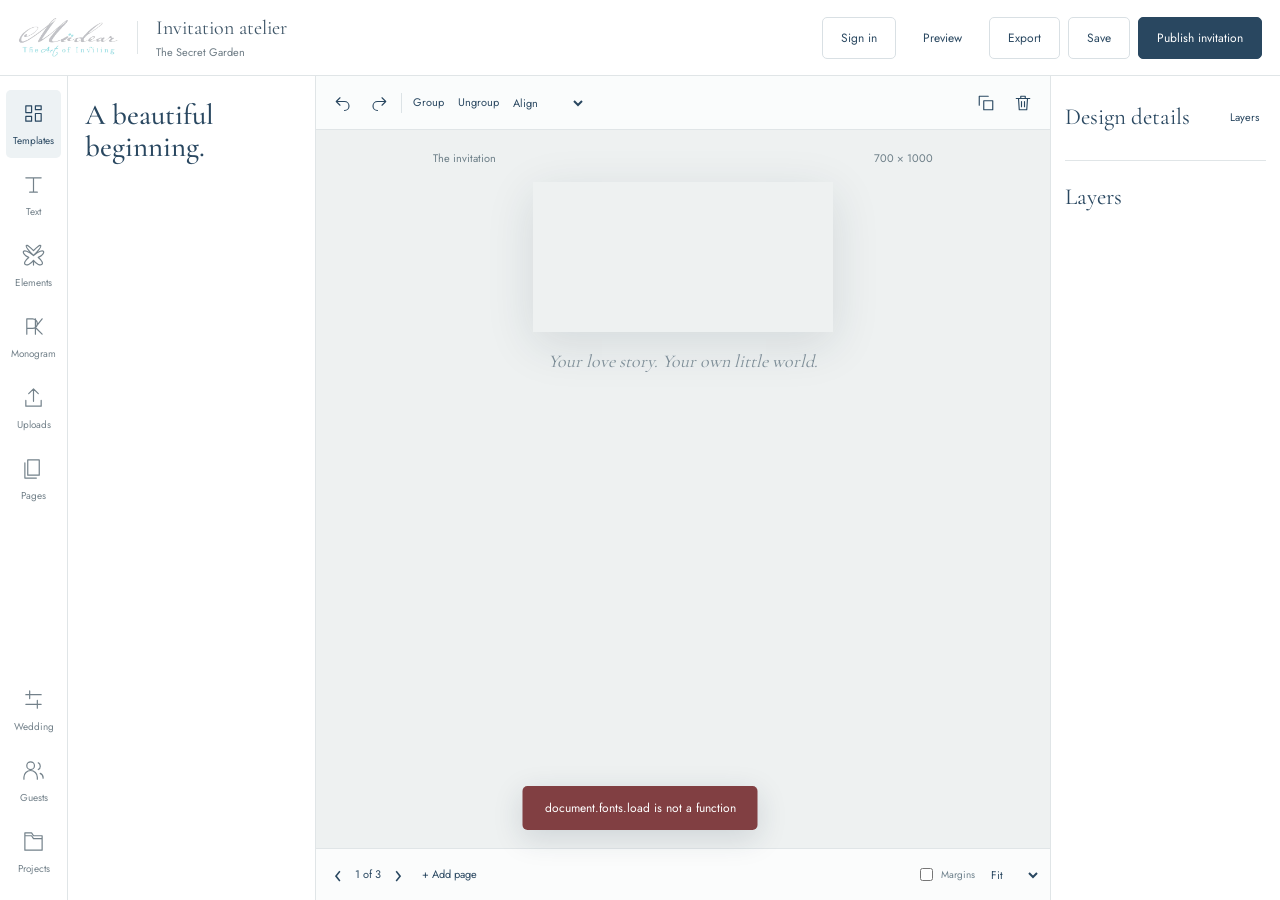
<file: digitalbuild/index.html>
<!doctype html>
<html lang="en"><head><meta charset="utf-8"><meta name="viewport" content="width=device-width,initial-scale=1"><meta name="robots" content="noindex,nofollow"><meta name="referrer" content="no-referrer"><title>Invitation Atelier · Miidear</title><link rel="icon" href="../favicon.svg"><link rel="stylesheet" href="../digital/atelier.css?v=2"></head>
<body class="builder"><a class="skip" href="#workspace">Skip to design workspace</a>
<header class="build-header"><div class="atelier-brand"><img src="../miidear-logo.png" alt="Miidear"><span class="brand-rule"></span><div><span class="brand-title">Invitation atelier</span><input id="projectTitle" aria-label="Project title" value="The Conservatory" maxlength="140"></div></div><div class="head-status"><span class="saved-dot"></span><span id="saveStatus" role="status">Opening your atelier…</span></div><div class="head-actions"><button class="button" id="accountButton">Sign in</button><button class="button quiet" id="previewButton">Preview</button><button class="button" id="exportButton">Export</button><button class="button" id="saveButton">Save</button><button class="button primary" id="publishButton">Publish invitation</button></div></header>
<main class="build-shell"><nav class="tool-rail" aria-label="Atelier tools" id="toolRail"><button class="tool is-active" data-panel="templates"><span data-icon="templates"></span><span>Templates</span></button><button class="tool" data-panel="text"><span data-icon="text"></span><span>Text</span></button><button class="tool" data-panel="art"><span data-icon="floral"></span><span>Elements</span></button><button class="tool" data-panel="monogram"><span data-icon="monogram"></span><span>Monogram</span></button><button class="tool" data-panel="uploads"><span data-icon="upload"></span><span>Uploads</span></button><button class="tool" data-panel="pages"><span data-icon="pages"></span><span>Pages</span></button><span class="rail-spacer"></span><button class="tool" data-panel="wedding"><span data-icon="settings"></span><span>Wedding</span></button><button class="tool" data-panel="guests"><span data-icon="guests"></span><span>Guests</span></button><button class="tool" data-panel="projects"><span data-icon="projects"></span><span>Projects</span></button></nav>
<aside class="library-panel" id="libraryPanel"><div class="panel-heading"><h1 id="panelTitle">A beautiful beginning.</h1><button class="icon-button mobile-panel-close" id="closePanel" aria-label="Close tools" data-icon="close"></button></div><div id="panelBody"></div></aside>
<section class="design-workspace" id="workspace" aria-label="Design workspace"><div class="canvas-toolbar"><div class="toolbar-group"><button class="icon-button" id="undoButton" aria-label="Undo" title="Undo (Ctrl+Z)" data-icon="undo"></button><button class="icon-button" id="redoButton" aria-label="Redo" title="Redo (Ctrl+Shift+Z)" data-icon="redo"></button></div><span class="toolbar-divider"></span><div class="toolbar-group"><button class="text-tool" id="groupButton" title="Group selection (Ctrl+G)">Group</button><button class="text-tool" id="ungroupButton">Ungroup</button><select id="alignSelect" aria-label="Align selection"><option value="">Align</option><option value="left">Left</option><option value="center">Center horizontally</option><option value="right">Right</option><option value="top">Top</option><option value="middle">Center vertically</option><option value="bottom">Bottom</option></select></div><div class="toolbar-spacer"></div><button class="icon-button" id="duplicateButton" aria-label="Duplicate selection" title="Duplicate (Ctrl+D)" data-icon="duplicate"></button><button class="icon-button" id="deleteButton" aria-label="Remove selection" title="Delete selection" data-icon="trash"></button></div>
<div class="canvas-stage" id="canvasStage"><div class="canvas-caption"><span id="pageCaption">The invitation</span><span id="pageDimensions">700 × 1000</span></div><div id="canvasWrap" class="canvas-wrap"><canvas id="designCanvas" aria-label="Editable invitation. Select an object using Layers, then edit with the controls."></canvas><div class="margin-guide" id="marginGuide" hidden></div></div><p class="canvas-footnote" id="canvasHint">Your love story. Your own little world.</p></div>
<footer class="canvas-footer"><div class="page-controls"><button class="icon-button" id="previousPage" aria-label="Previous page">‹</button><span id="pagePosition">1 of 3</span><button class="icon-button" id="nextPage" aria-label="Next page">›</button><button class="text-tool" id="addPageButton">+ Add page</button><button class="text-tool mobile-properties" id="mobileProperties">Properties</button></div><div class="zoom-controls"><label><input id="guideToggle" type="checkbox"> Margins</label><select id="zoomSelect" aria-label="Canvas zoom"><option value="fit">Fit</option><option value="0.4">40%</option><option value="0.6">60%</option><option value="0.8">80%</option><option value="1">100%</option></select></div></footer></section>
<aside class="properties-panel"><div class="inspector-heading"><h2>Design details</h2><button class="text-tool" id="layersToggle">Layers</button></div><div id="propertiesBody"></div><div class="layers-heading"><h2>Layers</h2><span id="layerCount"></span></div><div id="layersList" class="layers-list"></div></aside></main>
<div class="notification" id="notification" role="status"></div>
<dialog id="previewDialog" class="atelier-dialog preview-dialog"><div class="dialog-heading"><div><h2>Through their eyes.</h2><p>Your invitation, exactly as guests will see it.</p></div><button class="icon-button" data-close-dialog aria-label="Close preview" data-icon="close"></button></div><iframe id="previewFrame" title="Guest invitation preview"></iframe></dialog>
<dialog id="exportDialog" class="atelier-dialog"><div class="dialog-heading"><div><h2>A little piece of your celebration.</h2><p>Download this page or keep an editable project.</p></div><button class="icon-button" data-close-dialog aria-label="Close export" data-icon="close"></button></div><div class="export-grid"><button class="export-card" data-export="png"><span data-icon="image"></span><strong>High-resolution PNG</strong><small>Current page · 2× resolution</small></button><button class="export-card" data-export="svg"><span data-icon="floral"></span><strong>Scalable SVG</strong><small>Current page · vector artwork</small></button><button class="export-card" data-export="json"><span data-icon="projects"></span><strong>Editable project</strong><small>All pages, artwork & settings</small></button><button class="export-card" data-export="selection"><span data-icon="monogram"></span><strong>Transparent selection</strong><small>Selected object · PNG cutout</small></button></div><p class="small-note">Vector initials are outlined, so they do not need a font installed. SVG text elsewhere uses the chosen font family.</p></dialog>
<dialog id="shareDialog" class="atelier-dialog"><div class="dialog-heading"><div><h2 id="shareTitle">Made to be received.</h2><p id="shareDescription"></p></div><button class="icon-button" data-close-dialog aria-label="Close link" data-icon="close"></button></div><label class="field">Your link<input id="shareLink" readonly></label><div class="button-row"><button class="button primary" id="copyLink">Copy link</button><a class="button" id="openShareLink" target="_blank" rel="noopener noreferrer">Open</a></div></dialog>
<dialog id="cutoutDialog" class="atelier-dialog cutout-dialog"><div class="dialog-heading"><div><h2>Let the artwork breathe.</h2><p>Remove a plain background from your selected image.</p></div><button class="icon-button" data-close-dialog aria-label="Close cutout" data-icon="close"></button></div><div class="cutout-preview" id="cutoutPreview"><canvas id="cutoutCanvas"></canvas></div><div class="field-grid"><label class="field">Background color<input id="cutoutColor" type="color" value="#ffffff"></label><label class="field">Remove strength<input id="cutoutTolerance" type="range" min="0" max="130" value="18"></label><label class="field">Edge softness<input id="cutoutFeather" type="range" min="1" max="90" value="24"></label><label class="field">Preview on<select id="cutoutBackdrop"><option value="checkered">Transparency grid</option><option value="light">Ivory paper</option><option value="dark">Midnight blue</option></select></label></div><p class="small-note">Best for emblems on plain paper. Fine white petals or complex photographs may need extra preparation. Your original stays unchanged until you apply.</p><button class="button primary" id="applyCutout">Apply transparent cutout</button></dialog>
<input id="imageUpload" type="file" accept="image/png,image/jpeg,image/webp,image/svg+xml" multiple hidden><input id="projectImport" type="file" accept="application/json,.json" hidden>
<script src="../digital/config.js?v=3"></script><script src="../supabase-client.js"></script><script src="../digital/vendor/fabric-6.7.1.min.js"></script><script src="../digital/vendor/opentype-1.3.4.min.js"></script><script src="../digital/core.js?v=2"></script><script src="../digital/art.js?v=6"></script><script src="../digital/design.js?v=2"></script><script src="../digital/grand.js?v=12"></script><script src="../digital/service.js?v=2"></script><script src="../digital/builder.js?v=8"></script></body></html>
</file>
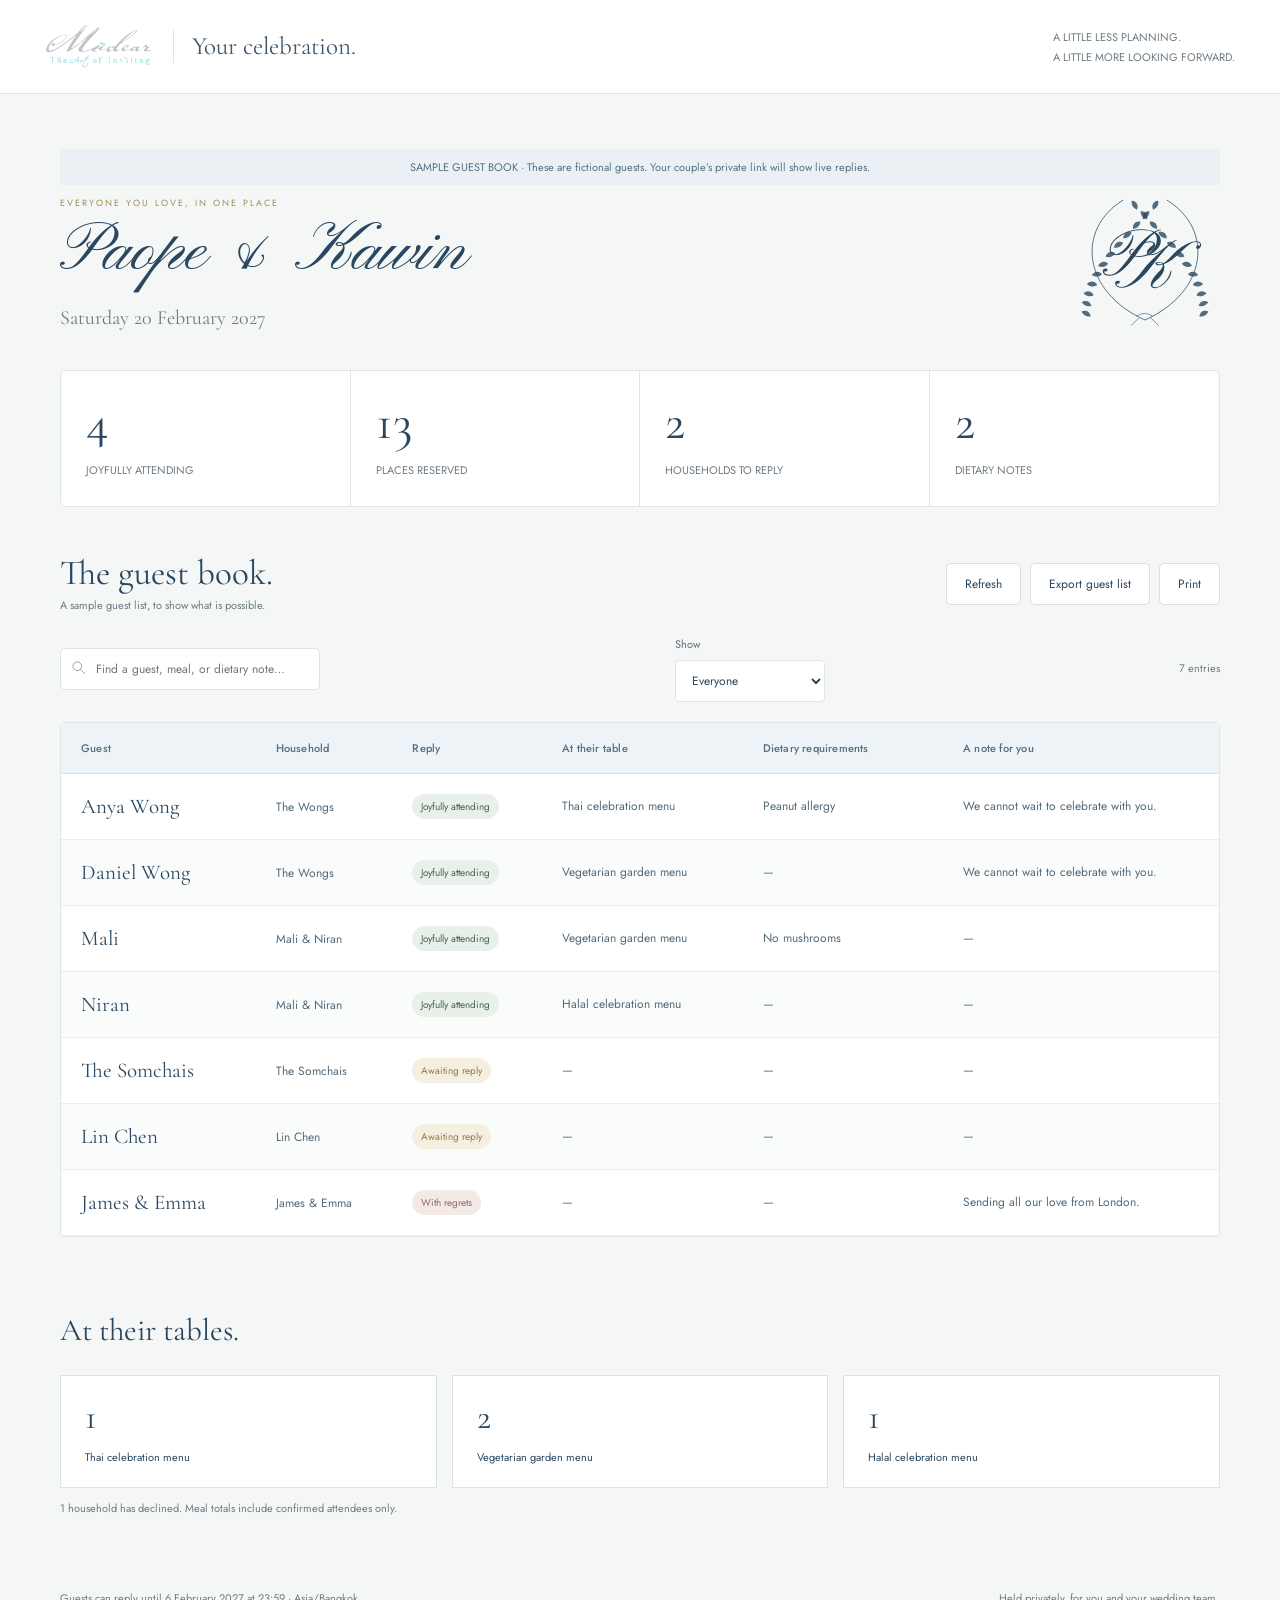
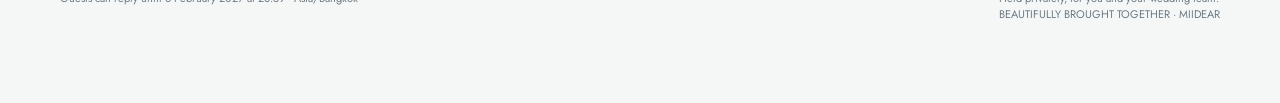
<file: digitaldashboard/index.html>
<!doctype html><html lang="en"><head><meta charset="utf-8"><meta name="viewport" content="width=device-width,initial-scale=1"><meta name="robots" content="noindex,nofollow"><meta name="referrer" content="no-referrer"><title>Your celebration · Miidear</title><link rel="stylesheet" href="../digital/atelier.css?v=2"></head><body class="guestbook"><a class="skip" href="#guestbook">Skip to your guest book</a><header class="guestbook-header"><div class="atelier-brand"><img src="../miidear-logo.png" alt="Miidear" onerror="this.hidden=true"><span class="brand-rule"></span><span class="brand-title">Your celebration.</span></div><span class="small-note">A LITTLE LESS PLANNING.<br>A LITTLE MORE LOOKING FORWARD.</span></header><main class="guestbook-shell" id="guestbook"><div class="demo-note" id="dashboardNotice" role="status">Opening your private guest book…</div><div class="guestbook-heading"><div><span class="eyebrow" style="font-size:9px;letter-spacing:2px;color:var(--gold)">EVERYONE YOU LOVE, IN ONE PLACE</span><h1 id="coupleNames">Your celebration.</h1><p id="celebrationDate">A day, thoughtfully brought together.</p></div><div class="guestbook-crest" id="dashboardMonogram" aria-hidden="true"></div></div><div class="guestbook-metrics" id="dashboardMetrics"></div><div class="guestbook-toolbar"><div><div class="guestbook-title">The guest book.</div><span class="small-note" id="lastUpdated"></span></div><div class="button-row"><button class="button" id="refreshDashboard">Refresh</button><button class="button" id="downloadCSV">Export guest list</button><button class="button" id="printDashboard">Print</button><a class="button" id="openSheet" target="_blank" rel="noopener noreferrer" hidden>Open private Google Sheet ↗</a></div></div><div class="guestbook-toolbar"><div class="library-search"><span id="searchIcon"></span><input id="guestSearch" type="search" placeholder="Find a guest, meal, or dietary note…" aria-label="Search guest list"></div><label class="field" style="margin:0">Show<select id="responseFilter"><option value="all">Everyone</option><option value="accepted">Attending</option><option value="pending">Awaiting reply</option><option value="declined">Declined</option><option value="dietary">Dietary requirements</option></select></label><span class="small-note" id="visibleCount"></span></div><div class="guestbook-table-wrap"><table class="guestbook-table"><caption class="sr-only">Private wedding guest list, meal choices and dietary requirements</caption><thead><tr><th scope="col">Guest</th><th scope="col">Household</th><th scope="col">Reply</th><th scope="col">At their table</th><th scope="col">Dietary requirements</th><th scope="col">A note for you</th></tr></thead><tbody id="guestRows"></tbody></table></div><section class="meal-summary" id="mealSummary" aria-label="Meal totals"></section><footer class="guestbook-footer"><span id="deadlineNote"></span><p>Held privately, for you and your wedding team.<br>BEAUTIFULLY BROUGHT TOGETHER · MIIDEAR</p></footer></main><div id="notification" class="notification" role="status"></div><script src="../digital/config.js?v=3"></script><script src="../digital/vendor/opentype-1.3.4.min.js"></script><script src="../digital/core.js?v=2"></script><script src="../digital/art.js?v=2"></script><script src="../digital/service.js?v=2"></script><script src="../digital/couple.js?v=2"></script></body></html>
</file>
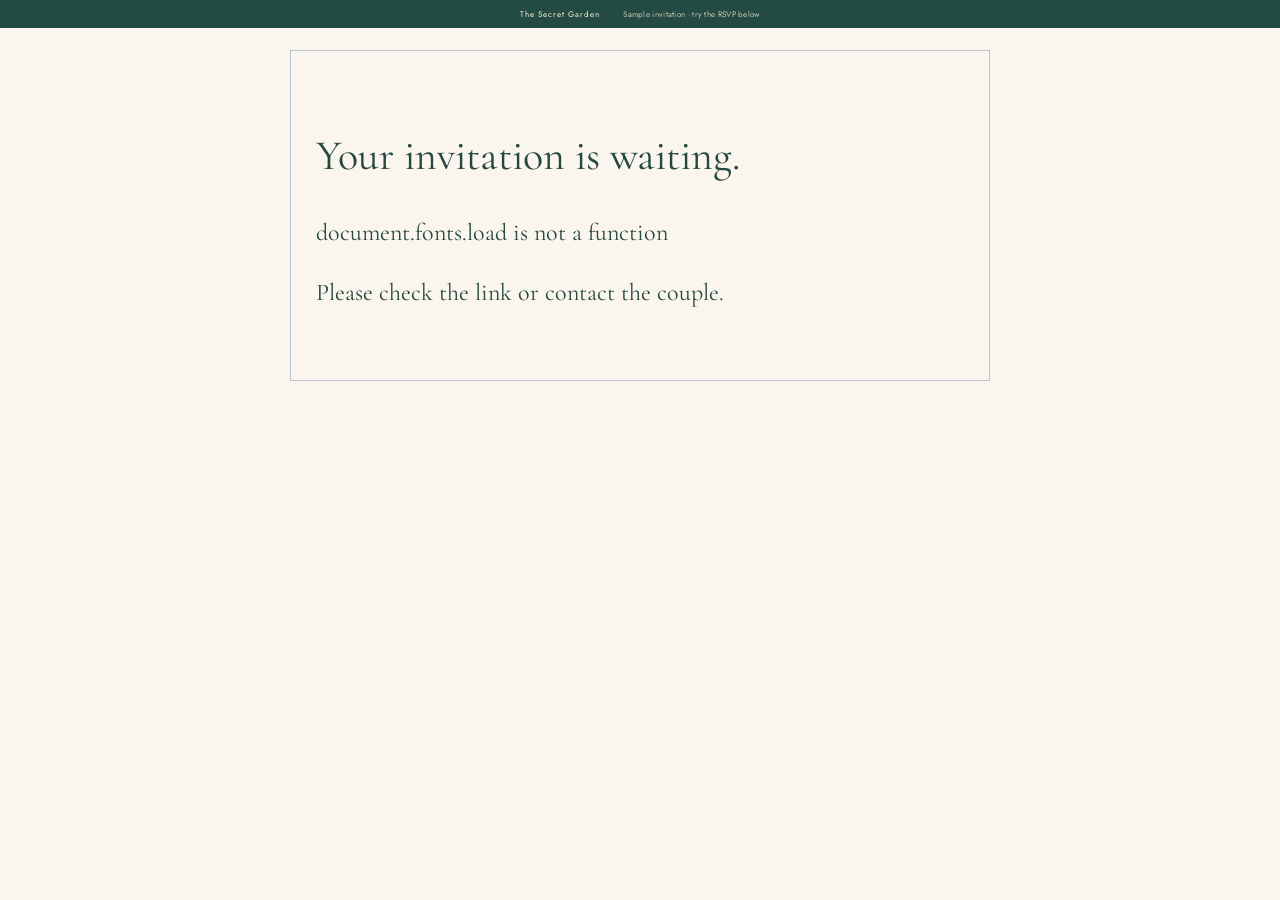
<file: digitalinv/index.html>
<!doctype html>
<html lang="en"><head><meta charset="utf-8"><meta name="viewport" content="width=device-width,initial-scale=1"><meta name="robots" content="noindex,nofollow"><meta name="referrer" content="no-referrer"><meta name="theme-color" content="#faf7f0"><title>A celebration, in full bloom · Miidear</title><link rel="stylesheet" href="../digital/atelier.css?v=2"><link rel="stylesheet" href="../digital/invitation.css?v=2"><link rel="stylesheet" href="../digital/grand.css?v=6"><link rel="stylesheet" href="../digital/flow.css?v=8"><link rel="stylesheet" href="../digital/ceremony.css?v=1"><style>.invitation-loading #arrival,.invitation-loading #sampleBar{visibility:hidden}.invitation-loading-note{position:fixed;inset:0;display:grid;place-items:center;background:#f8f1e3;color:#183b46;font:italic 23px Georgia;z-index:100}.invitation-loading-note[hidden]{display:none}</style><link rel="stylesheet" href="../digital/heirloom.css?v=1"><link rel="stylesheet" href="../digital/atelier-story.css?v=1"></head>
<body class="invitation-body invitation-loading"><div id="invitationLoading" role="status" class="invitation-loading-note">Your invitation is being prepared.</div><a class="skip" href="#invitation">Skip to invitation</a><div class="sample-bar" id="sampleBar" hidden>THE CONSERVATORY COLLECTION <span>Sample invitation · replies are not saved</span></div><div id="invitationError" class="invitation-error" role="alert" hidden></div>
<section class="arrival" id="arrival" aria-label="Your invitation"><div class="arrival-top"><span>A LETTER FOR YOU</span><span id="arrivalDate">20 . 02 . 2027</span></div><div class="arrival-botanical" id="arrivalBotanical" aria-hidden="true"></div><div class="envelope"><div class="envelope-inside"></div><div class="envelope-card"><span class="eyebrow">TOGETHER IS A BEAUTIFUL PLACE TO BE</span><div id="arrivalMonogram" class="arrival-monogram"></div><h1 id="arrivalNames">Paope & Kawin</h1><p>request the pleasure of your company</p></div><div class="envelope-fold"></div><div class="envelope-flap"></div><button id="openInvitation" class="wax-seal" aria-label="Open your wedding invitation"><span id="sealInitials">P K</span><small>OPEN</small></button></div><p class="arrival-foot">A celebration of love,<br><em>in full bloom.</em></p><button id="openLetter" class="open-letter">OPEN YOUR INVITATION <span>↓</span></button><div class="arrival-bottom"><span>A MOMENT TO REMEMBER</span><span>WITH LOVE, ALWAYS</span></div></section>
<main id="invitation" hidden><nav class="invitation-nav"><a href="#pages" id="navNames">P & K</a><div><a href="#dayDetails">The day</a><a href="#dressSection">The palette</a><a href="#rsvpSection">Kindly reply</a></div></nav><div class="opening-note"><span class="eyebrow">YOU ARE PART OF OUR STORY</span><p>And we would love you<br>to be part of this chapter.</p><div class="fine-rule"></div></div><div id="pages" class="invitation-pages" aria-label="Wedding invitation pages"></div>
<section class="day-details invitation-section" id="dayDetails"><div class="section-number">01 — THE CELEBRATION</div><h2>A day to hold<br><em>close forever.</em></h2><p class="venue-name" id="venueName"></p><p class="venue-address" id="venueAddress"></p><div class="day-actions"><a class="letter-button" id="mapLink" target="_blank" rel="noopener noreferrer">Find your way ↗</a><button class="letter-button" id="calendarButton">Save the date +</button></div><div class="day-countdown" id="countdown" aria-label="Time until the wedding"></div><div class="day-timeline" id="dayTimeline"></div></section>
<section class="dress-section invitation-section" id="dressSection"><div class="section-number">02 — A LITTLE INSPIRATION</div><h2>Dressed for<br><em>the occasion.</em></h2><p class="dress-code" id="dressCode"></p><p class="section-copy" id="dressNote"></p><div class="dress-palette" id="dressPalette"></div><p class="palette-footnote">A palette to inspire. Wear what makes you feel wonderful.</p></section>
<section class="rsvp-section invitation-section" id="rsvpSection"><div class="rsvp-art" id="rsvpArt" aria-hidden="true"></div><div class="rsvp-inner"><div class="section-number">03 — A PLACE FOR YOU</div><h2>Will you<br><em>join us?</em></h2><p class="section-copy" id="replyIntro"></p><p class="reply-deadline" id="replyDeadline"></p><div id="replyNotice" class="reply-notice" role="status" hidden></div><form id="replyForm" hidden><fieldset class="reply-choice"><legend class="sr-only">Your reply</legend><label><input type="radio" name="status" value="accepted" required> <span>Joyfully accepts</span></label><label><input type="radio" name="status" value="declined"> <span>Regretfully declines</span></label></fieldset><div id="attendanceFields" hidden><label class="field">How many of your invited seats will you use?<select id="attendeeCount" name="count"></select></label><div id="attendeeFields"></div></div><label class="field">A little note for the couple <span>(optional)</span><textarea name="note" maxlength="1000" rows="3" placeholder="Something you would like us to know…"></textarea></label><button class="letter-button filled" type="submit" id="sendReply">Send with love →</button><p class="reply-privacy">Your reply and dietary notes are shared only with the couple and their wedding team.</p></form><p class="contact-note" id="contactNote"></p></div></section>
<footer class="invitation-footer"><div id="footerMonogram"></div><p>All our love,<br><span id="footerNames"></span></p><small>A MOMENT, BEAUTIFULLY MADE · MIIDEAR</small></footer><button class="music-toggle" id="musicToggle" hidden aria-label="Play wedding music" aria-pressed="false"></button></main>
<script src="../digital/config.js?v=3"></script><script src="../digital/vendor/fabric-6.7.1.min.js"></script><script src="../digital/vendor/opentype-1.3.4.min.js"></script><script src="../digital/core.js?v=2"></script><script src="../digital/art.js?v=6"></script><script src="../digital/design.js?v=2"></script><script src="../digital/grand.js?v=12"></script><script src="../digital/service.js?v=2"></script><script src="../digital/ceremony.js?v=2"></script><script src="../digital/atelier-motion.js?v=1"></script><script src="../digital/guest.js?v=13"></script></body></html>
</file>
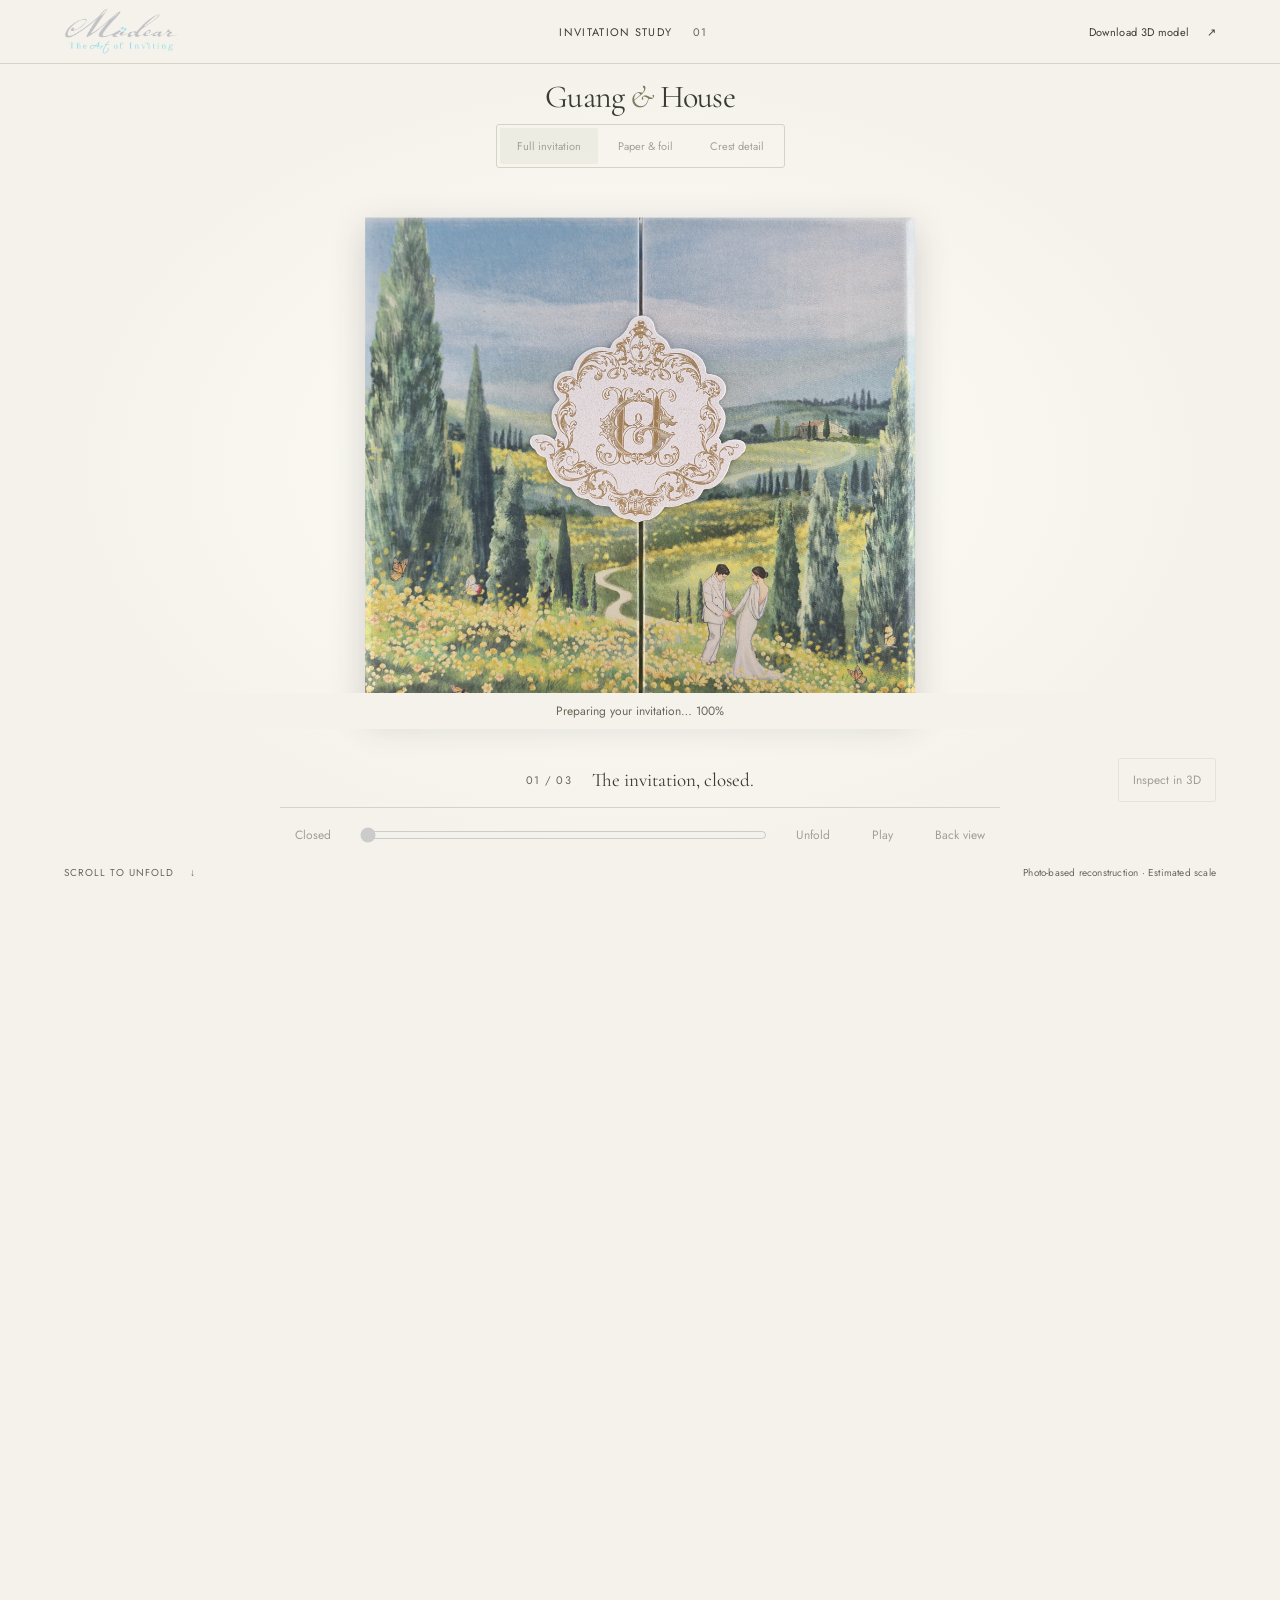
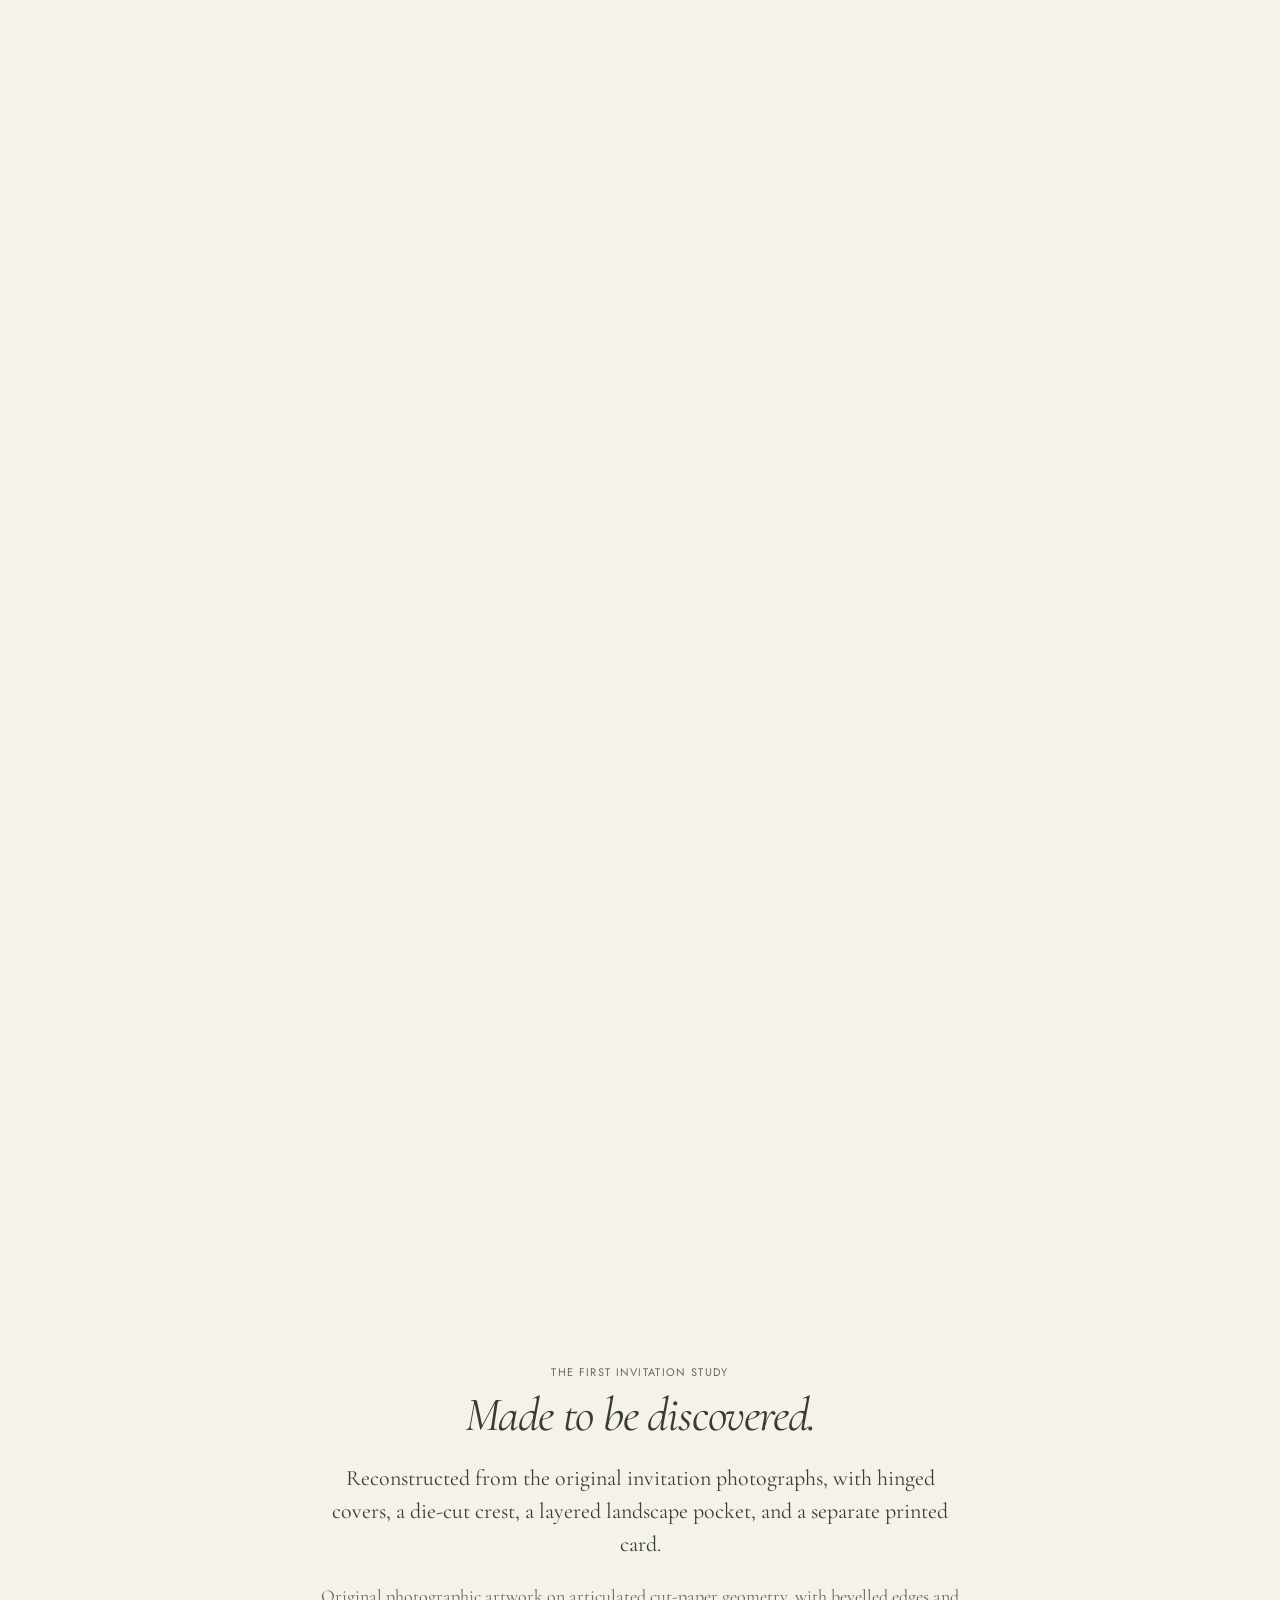
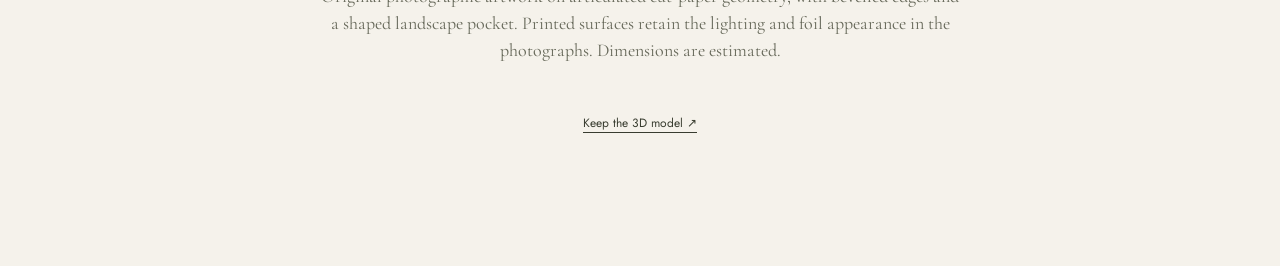
<file: models/invitation-01/index.html>
<!doctype html>
<html lang="en">
<head>
  <meta charset="utf-8">
  <meta name="viewport" content="width=device-width, initial-scale=1">
  <meta name="description" content="Explore Guang and House's bespoke Miidear invitation in 3D. Unfold the illustrated gates, reveal the printed card, and discover the gold foil details.">
  <meta name="theme-color" content="#f5f2eb">
  <title>Guang &amp; House · Invitation in motion · Miidear</title>
  <link rel="icon" href="../../favicon.svg" type="image/svg+xml">
  <link rel="stylesheet" href="viewer.css?v=9">
  <script type="importmap">{"imports":{"three":"./vendor/three.module.js"}}</script>
  <script type="module" src="viewer.js?v=11"></script>
</head>
<body>
  <header class="masthead">
    <a href="../../portfolio.html" aria-label="Miidear portfolio"><img src="../../miidear-logo.png" alt="Miidear" width="114" height="48"></a>
    <span class="edition">Invitation study <span class="number">01</span></span>
    <a class="download" href="invitation.glb" download>Download 3D model <span aria-hidden="true">↗</span></a>
  </header>
  <main>
    <section class="journey" aria-labelledby="title">
      <div class="stage">
        <div class="intro">
          <p class="eyebrow">A little world, waiting to open</p>
          <h1 id="title">Guang <span>&amp;</span> House</h1>
          <p class="subtitle">An illustrated landscape. A story unfolding.</p>
        </div>
        <div class="study-views" aria-label="Model detail views">
          <button id="viewFull" type="button" aria-pressed="true" disabled>Full invitation</button>
          <button id="viewPrint" type="button" aria-pressed="false" disabled>Paper &amp; foil</button>
          <button id="viewCrest" type="button" aria-pressed="false" disabled>Crest detail</button>
        </div>
        <div class="viewport" id="viewport">
          <img id="fallback" src="textures/poster.jpg" alt="Closed landscape invitation with cypress trees, yellow flowers, and a gold monogram crest.">
          <p class="loading" id="loading" role="status">Preparing your invitation…</p>
          <canvas id="canvas" role="img" aria-label="Interactive 3D gatefold invitation. Scroll or use the opening slider to unfold the covers and reveal the printed insert."></canvas>
        </div>
        <div class="caption">
          <span class="step-number" id="stepNumber">01 / 03</span>
          <p id="stepText" aria-live="polite">The invitation, closed.</p>
          <button id="inspect" type="button" aria-pressed="false" disabled>Inspect in 3D</button>
        </div>
        <div class="controls" aria-label="Invitation controls">
          <button id="closed" type="button" disabled>Closed</button>
          <label class="scrubber" for="progress"><span class="sr-only">Invitation opening</span><input id="progress" type="range" min="0" max="100" value="0" aria-valuetext="Closed" disabled></label>
          <button id="opened" type="button" disabled>Unfold</button>
          <button id="play" type="button" aria-pressed="false" disabled>Play</button>
          <button id="reverse" type="button" aria-pressed="false" disabled>Back view</button>
          <div class="zoom-controls" aria-label="Model magnification">
            <button id="zoomIn" type="button" disabled>Zoom in +</button>
            <button id="zoomOut" type="button" disabled>Zoom out −</button>
          </div>
        </div>
        <div class="footnote"><span id="hint">Scroll to unfold <span aria-hidden="true">↓</span></span><span>Photo-based reconstruction · Estimated scale</span></div>
      </div>
    </section>
    <section class="endnote" aria-label="About this model">
      <p class="eyebrow">The first invitation study</p>
      <h2>Made to be discovered.</h2>
      <p>Reconstructed from the original invitation photographs, with hinged covers, a die-cut crest, a layered landscape pocket, and a separate printed card.</p>
      <p class="detail">Original photographic artwork on articulated cut-paper geometry, with bevelled edges and a shaped landscape pocket. Printed surfaces retain the lighting and foil appearance in the photographs. Dimensions are estimated.</p>
      <a href="invitation.glb" download>Keep the 3D model <span aria-hidden="true">↗</span></a>
    </section>
  </main>
  <noscript><p class="no-script">Enable JavaScript to explore the 3D invitation. You can still <a href="invitation.glb" download>download the model</a>.</p></noscript>
</body>
</html>
</file>
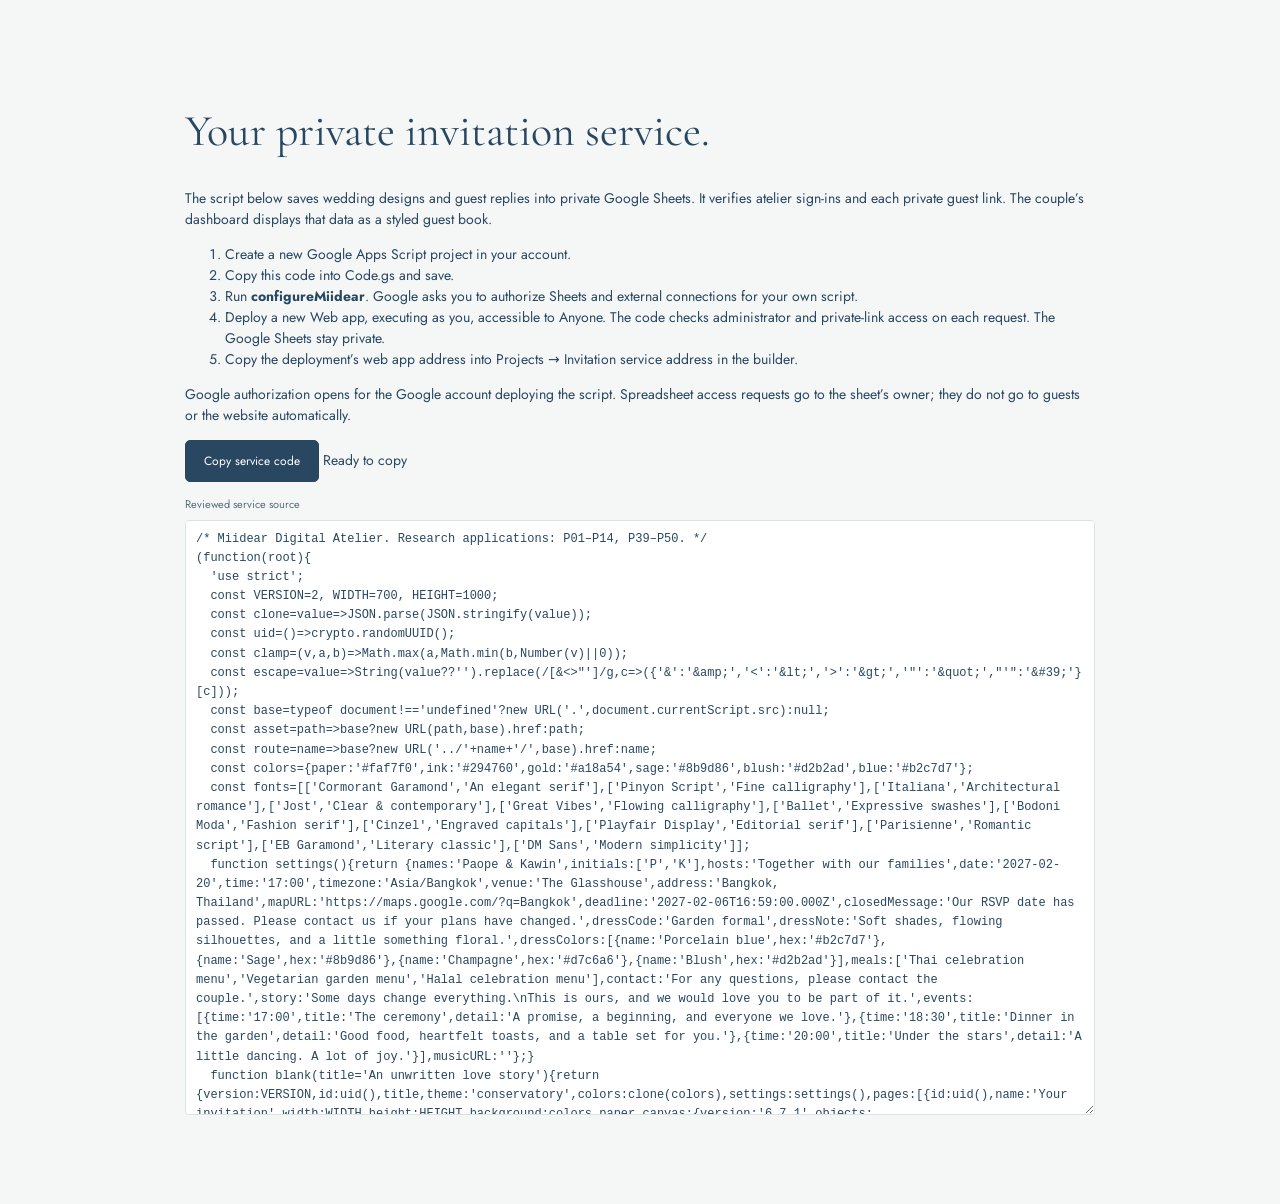
<file: digital/server/setup.html>
<!doctype html><html lang="en"><head><meta charset="utf-8"><meta name="viewport" content="width=device-width,initial-scale=1"><meta name="robots" content="noindex,nofollow"><title>Invitation service setup · Miidear</title><link rel="stylesheet" href="../atelier.css"></head><body><main style="max-width:960px;margin:50px auto;padding:25px"><h1 style="font:44px var(--serif)">Your private invitation service.</h1><p>The script below saves wedding designs and guest replies into private Google Sheets. It verifies atelier sign-ins and each private guest link. The couple’s dashboard displays that data as a styled guest book.</p><ol><li>Create a new Google Apps Script project in your account.</li><li>Copy this code into Code.gs and save.</li><li>Run <strong>configureMiidear</strong>. Google asks you to authorize Sheets and external connections for your own script.</li><li>Deploy a new Web app, executing as you, accessible to Anyone. The code checks administrator and private-link access on each request. The Google Sheets stay private.</li><li>Copy the deployment’s web app address into Projects → Invitation service address in the builder.</li></ol><p>Google authorization opens for the Google account deploying the script. Spreadsheet access requests go to the sheet’s owner; they do not go to guests or the website automatically.</p><button class="button primary" id="copy">Copy service code</button> <span id="status" role="status">Loading source…</span><label class="field">Reviewed service source<textarea id="source" readonly rows="30" style="font:12px/1.6 monospace"></textarea></label><script>fetch('Code.gs').then(r=>r.text()).then(t=>{document.getElementById('source').value=t;document.getElementById('status').textContent='Ready to copy';});document.getElementById('copy').onclick=async()=>{await navigator.clipboard.writeText(document.getElementById('source').value);document.getElementById('status').textContent='Copied';};</script></main></body></html>
</file>
<file: digital/atelier.css>
@font-face{font-family:'Cormorant Garamond';src:url('assets/fonts/CormorantGaramond[wght].ttf') format('truetype');font-weight:300 700;font-display:swap}
@font-face{font-family:'Pinyon Script';src:url('assets/fonts/PinyonScript-Regular.ttf') format('truetype');font-display:swap}
@font-face{font-family:'Italiana';src:url('assets/fonts/Italiana-Regular.ttf') format('truetype');font-display:swap}
@font-face{font-family:'Jost';src:url('assets/fonts/Jost[wght].ttf') format('truetype');font-weight:100 900;font-display:swap}
@font-face{font-family:'Great Vibes';src:url('assets/fonts/GreatVibes-Regular.ttf') format('truetype');font-display:swap}
:root{--paper:#faf7f0;--white:#fff;--ink:#294760;--ink-dark:#20374a;--muted:#6d7b84;--gold:#a18a54;--sage:#8b9d86;--line:#e0e5e7;--surface:#f5f7f7;--serif:'Cormorant Garamond',Georgia,serif;--script:'Pinyon Script',cursive;--sans:'Jost',system-ui,sans-serif;--ease:cubic-bezier(.2,.7,.2,1)}
*{box-sizing:border-box}html{scroll-behavior:smooth}body{margin:0;color:var(--ink);font:14px/1.5 var(--sans);background:var(--surface)}button,input,select,textarea{font:inherit}button{cursor:pointer}button:disabled{opacity:.45;cursor:default}button,input,textarea,select,a{-webkit-tap-highlight-color:transparent}button,a{touch-action:manipulation}a{color:inherit;text-underline-offset:4px}button:focus-visible,a:focus-visible,input:focus-visible,select:focus-visible,textarea:focus-visible,canvas:focus-visible{outline:2px solid #5382a4;outline-offset:3px}svg{display:block}button svg,.button svg{width:18px;height:18px;flex-shrink:0}button{color:inherit}[hidden]{display:none!important}.skip{position:fixed;left:15px;top:-70px;background:var(--white);padding:14px;z-index:100}.skip:focus{top:15px}.sr-only{position:absolute;width:1px;height:1px;padding:0;overflow:hidden;clip:rect(0,0,0,0);white-space:nowrap;border:0}.button{display:inline-flex;align-items:center;justify-content:center;gap:8px;min-height:42px;border:1px solid #d9e0e4;padding:10px 18px;background:var(--white);color:var(--ink);border-radius:5px;font-size:12px;text-decoration:none;transition:background .16s var(--ease),border-color .16s var(--ease)}.button:hover{background:#eef3f5;border-color:#b7c5cd}.button.primary{color:#fff;background:var(--ink);border-color:var(--ink)}.button.primary:hover{background:#3b5a72}.button.quiet{border-color:transparent;background:transparent}.button.danger{color:#994b49}.button.full{width:100%}.button-row{display:flex;gap:9px;align-items:center;flex-wrap:wrap}.icon-button{width:36px;height:36px;display:inline-flex;align-items:center;justify-content:center;border:0;background:none;border-radius:4px;font-size:23px}.icon-button:hover{background:#edf2f4}.icon-button svg{width:18px;height:18px}.text-tool{border:0;background:none;min-height:36px;padding:6px 10px;font-size:11px;border-radius:4px}.text-tool:hover{background:#edf2f4}.field{display:block;font-size:11px;color:#586e7b;margin:14px 0;line-height:1.6}.field input:not([type=checkbox]):not([type=range]),.field select,.field textarea{display:block;width:100%;min-height:39px;padding:9px 10px;border:1px solid #dce3e7;background:var(--white);border-radius:4px;color:var(--ink);margin-top:6px;font-size:13px}.field textarea{resize:vertical;line-height:1.65}.field input[type=color]{height:39px;padding:4px!important}.field input[type=range]{width:100%;display:block;margin:12px 0;accent-color:var(--ink)}.field-grid{display:grid;grid-template-columns:1fr 1fr;gap:0 12px}.field-grid .field{min-width:0}.small-note{font-size:11px;color:var(--muted);line-height:1.8}.help-text{font-size:12px;color:var(--muted);line-height:1.8}.divider{height:1px;border:0;background:var(--line);margin:24px 0}.empty{padding:30px 18px;text-align:center;border:1px dashed #cdd9de;border-radius:6px;color:var(--muted)}.empty h3{font:28px/1.2 var(--serif);color:var(--ink);margin:0 0 12px}.empty p{font-size:12px;line-height:1.8;margin:0 0 18px}.notification{position:fixed;left:50%;bottom:70px;transform:translate(-50%,15px);background:var(--ink);color:#fff;padding:13px 22px;border-radius:5px;z-index:100;opacity:0;pointer-events:none;max-width:min(90vw,650px);font-size:12px;box-shadow:0 8px 30px #182f4326;transition:opacity .18s var(--ease),transform .18s var(--ease)}.notification.is-visible{opacity:1;transform:translate(-50%,0)}.notification.error{background:#813f42}.builder{height:100dvh;overflow:hidden}.build-header{height:76px;display:flex;align-items:center;justify-content:space-between;gap:20px;padding:0 25px;background:#fff;border-bottom:1px solid var(--line);position:relative;z-index:10}.atelier-brand{display:flex;align-items:center;gap:18px;min-width:0}.atelier-brand img{width:101px;height:auto;display:block}.brand-rule{height:33px;width:1px;background:var(--line)}.brand-title{font:20px/1.3 var(--serif);display:block;color:#405769}.atelier-brand input{display:block;border:0;padding:0;outline-offset:4px;margin-top:3px;font:11px/1.5 var(--sans);width:220px;color:var(--muted);background:none}.head-status{display:flex;align-items:center;gap:8px;font-size:10px;color:#73816e;white-space:nowrap}.saved-dot{width:5px;height:5px;background:#91a388;border-radius:50%}.head-actions{display:flex;gap:8px;align-items:center}.build-shell{display:grid;grid-template-columns:76px 280px minmax(250px,1fr) 258px;height:calc(100dvh - 76px)}.tool-rail{background:#fff;border-right:1px solid var(--line);display:flex;flex-direction:column;gap:3px;padding:14px 6px;overflow:auto;position:relative;z-index:8}.tool{padding:12px 3px 10px;border:0;border-radius:5px;background:none;color:#73818a;font-size:10px;display:flex;flex-direction:column;align-items:center;gap:8px;min-height:65px;flex-shrink:0}.tool>span:first-child{width:23px;height:23px}.tool svg{width:23px;height:23px;stroke-width:1.25}.tool:hover{background:#f3f6f7}.tool.is-active{color:var(--ink);background:#edf2f4}.rail-spacer{flex:1;min-height:10px}.library-panel{background:#fff;border-right:1px solid var(--line);overflow-y:auto;padding:25px 20px;min-width:0}.panel-heading{display:flex;justify-content:space-between;align-items:start;gap:10px}.panel-heading h1{font:29px/1.12 var(--serif);font-weight:500;margin:0 0 12px;max-width:230px}.mobile-panel-close{display:none}.library-panel>.panel-heading+.help-text{margin:0 0 24px}.library-panel h3{font:22px/1.2 var(--serif);margin:22px 0 12px}.design-workspace{display:grid;grid-template-rows:54px minmax(0,1fr) 52px;min-width:0;overflow:hidden;background:#eef1f1}.canvas-toolbar{display:flex;align-items:center;gap:5px;background:#fafcfc;border-bottom:1px solid var(--line);padding:0 16px;overflow-x:auto;position:relative;z-index:3}.toolbar-group{display:flex;gap:0;align-items:center;white-space:nowrap}.toolbar-divider{height:20px;width:1px;background:#dce3e6;margin:0 7px}.toolbar-spacer{flex:1}.canvas-toolbar select{border:0;background:transparent;color:var(--ink);font-size:11px;padding:8px 3px;max-width:80px}.canvas-stage{overflow:auto;padding:20px 25px 15px;display:flex;align-items:center;flex-direction:column;background:radial-gradient(#81909b20 .7px,transparent .7px) 0 0/12px 12px}.canvas-caption{width:100%;max-width:500px;display:flex;justify-content:space-between;align-items:center;gap:12px;font-size:11px;color:#6c7e87;margin:0 auto 15px}.canvas-wrap{position:relative;box-shadow:0 12px 45px #1c33451f;flex-shrink:0}.canvas-wrap>.canvas-container{margin:auto}.canvas-wrap canvas{outline:none}.canvas-footnote{font:italic 18px var(--serif);color:#81909a;margin:18px 0 0;text-align:center}.margin-guide{position:absolute;inset:5%;border:1px dashed #7499b0;pointer-events:none;z-index:5}.canvas-footer{display:flex;align-items:center;justify-content:space-between;gap:10px;background:#fbfcfc;border-top:1px solid var(--line);padding:0 15px;font-size:11px}.page-controls,.zoom-controls{display:flex;align-items:center;gap:4px;white-space:nowrap}.page-controls .icon-button{width:26px}.zoom-controls{gap:12px}.zoom-controls label{display:flex;align-items:center;gap:5px;color:#6e818c;font-size:10px}.zoom-controls input{accent-color:var(--ink)}.zoom-controls select{border:0;background:none;color:var(--ink);font-size:11px;padding:7px}.properties-panel{background:#fff;border-left:1px solid var(--line);padding:24px 17px;overflow-y:auto;min-width:0}.inspector-heading,.layers-heading{display:flex;justify-content:space-between;gap:10px;align-items:center}.inspector-heading h2,.layers-heading h2{font:23px var(--serif);margin:0}.inspector-heading{margin-bottom:18px}.layers-heading{border-top:1px solid var(--line);padding-top:22px;margin-top:25px;margin-bottom:13px}.layers-heading span{font-size:10px;color:var(--muted)}.properties-panel .field{margin:12px 0}.properties-panel .field-grid .field{margin:7px 0}.property-title{font:18px var(--serif);margin:18px 0 12px}.format-buttons{display:flex;gap:5px;margin:15px 0}.format-buttons button{min-width:33px;padding:6px;border:1px solid var(--line);border-radius:4px;background:#fff;min-height:34px}.format-buttons button.active{background:#e8eff3;border-color:#95b0c0}.layer-row{display:flex;gap:8px;align-items:center;border:1px solid transparent;border-radius:4px;background:transparent;padding:6px 5px;margin:3px 0;min-height:39px}.layer-row.active{background:#edf3f6;border-color:#c2d1da}.layer-row .layer-name{flex:1;min-width:0;overflow:hidden;text-overflow:ellipsis;white-space:nowrap;padding:7px 0;text-align:left;font-size:11px;border:0;background:none}.layer-row .icon-button{width:23px;height:27px}.layer-row .icon-button svg{width:13px;height:13px}.layer-kind{width:22px;color:#99a9b3}.layer-kind svg{width:17px;height:17px}.layers-order{display:flex;gap:5px;margin-top:14px}.layers-order .button{padding:7px 9px;font-size:10px;min-height:34px}.template-grid{display:grid;grid-template-columns:1fr 1fr;gap:15px 10px;margin-top:20px}.template-card{border:0;background:none;text-align:left;padding:0;min-width:0}.template-thumbnail{position:relative;aspect-ratio:7/10;border-radius:3px;overflow:hidden;background:var(--paper);border:1px solid #dde2e4;box-shadow:0 3px 10px #2842570a;display:flex;flex-direction:column;align-items:center;justify-content:center;gap:6px}.template-thumbnail:before{content:'';position:absolute;inset:7%;border:1px solid currentColor;border-radius:50% 50% 3px 3px;opacity:.35}.template-thumbnail img{position:absolute;left:-25%;bottom:-5%;width:105%;opacity:.85}.template-thumbnail .mini-initials{font:35px var(--script);position:relative}.template-thumbnail .mini-name{font:18px var(--script);position:relative}.template-thumbnail small{font:7px var(--sans);position:relative}.template-card strong{display:block;font:16px/1.3 var(--serif);font-weight:500;margin-top:9px}.template-card>small{display:block;font-size:9px;line-height:1.5;color:#81909a;margin-top:3px}.template-card:hover .template-thumbnail{border-color:#87a1b2}.template-new{padding:13px;border:1px dashed #b8c9d1;text-align:center;border-radius:4px;background:#f8fafb;color:var(--ink);width:100%;font-size:12px;margin-top:15px}.library-search{position:relative;margin:15px 0 18px}.library-search input{width:100%;padding:11px 13px 11px 35px;border:1px solid #dce4e8;border-radius:5px;color:var(--ink);background:#fafcfc;font-size:11px}.library-search svg{position:absolute;left:11px;top:12px;width:15px;height:15px;color:#8fa2ac}.asset-filters{display:flex;gap:5px;flex-wrap:wrap;margin-bottom:18px}.asset-filter{padding:6px 9px;font-size:10px;border:1px solid var(--line);border-radius:20px;background:#fff}.asset-filter.active{background:#eaf0f3;border-color:#9fb5c3}.asset-grid{display:grid;grid-template-columns:1fr 1fr;gap:12px}.asset-card{padding:0;border:0;background:none;text-align:left;color:var(--ink)}.asset-preview{aspect-ratio:1;display:flex;align-items:center;justify-content:center;background:#f7f8f6;border:1px solid #e9edef;border-radius:4px;padding:8px;overflow:hidden}.asset-preview>svg,.asset-preview>img{width:100%;height:100%;object-fit:contain}.asset-card small{font-size:9px;line-height:1.5;display:block;margin-top:6px}.asset-card:hover .asset-preview{border-color:#a6bdcb;background:#f0f5f7}.text-preset{display:block;width:100%;text-align:center;border:1px solid var(--line);border-radius:4px;background:#fff;margin:10px 0;padding:18px 10px}.text-preset:hover{background:#f5f8fa;border-color:#a7bbc7}.text-preset.title{font:36px var(--serif)}.text-preset.script{font:43px var(--script)}.text-preset.body{font:19px var(--serif)}.text-preset.label{font:12px var(--sans);letter-spacing:2px}.monogram-preview{height:230px;display:flex;align-items:center;justify-content:center;background:repeating-conic-gradient(#eef2f2 0% 25%,#fafcfc 0% 50%) 50%/16px 16px;border:1px solid var(--line);border-radius:5px;margin:18px 0}.monogram-preview svg{width:210px;height:210px}.monogram-preview.loading{font:22px var(--serif)}.upload-drop{padding:28px 14px;text-align:center;border:1px dashed #b5c7d1;border-radius:6px;background:#f8fbfc;margin:18px 0}.upload-drop>svg{width:30px;height:30px;margin:0 auto 12px;color:#90a8b7}.upload-drop h3{margin:0 0 8px;font:23px var(--serif)}.upload-drop p{font-size:11px;color:var(--muted)}.page-card{display:flex;align-items:center;gap:12px;border:1px solid var(--line);border-radius:5px;margin:12px 0;padding:10px;background:#fff;cursor:pointer}.page-card.active{background:#f2f7fa;border-color:#99b2c2}.page-mini{width:56px;aspect-ratio:7/10;background:var(--paper);display:flex;align-items:center;justify-content:center;border:1px solid #e2e4df;flex-shrink:0;overflow:hidden}.page-mini img{width:100%;height:100%;object-fit:contain}.page-mini span{font:22px var(--script)}.page-card strong{font:20px var(--serif);display:block}.page-card small{font-size:10px;color:var(--muted)}.project-card{padding:15px;border:1px solid var(--line);border-radius:5px;background:#fff;margin:12px 0}.project-card h3{font:24px var(--serif);margin:0 0 5px}.project-card p{font-size:10px;color:var(--muted);margin:0 0 12px}.panel-message{padding:12px 14px;background:#eff4f6;color:#567182;font-size:11px;line-height:1.8;border-radius:4px;margin:18px 0}.panel-message.warning{background:#f7f3e9;color:#857349}.panel-table{overflow:auto;margin:18px 0}.panel-table table{border-collapse:collapse;font-size:10px;white-space:nowrap;width:100%}.panel-table th,.panel-table td{padding:10px 7px;border-bottom:1px solid var(--line);text-align:left}.panel-table th{font-weight:500;background:#f0f4f6}.panel-table button{font-size:10px;min-height:30px;padding:4px 8px}.guest-mini-metrics{display:grid;grid-template-columns:1fr 1fr;gap:10px;margin:18px 0}.guest-mini-metrics>div{background:#f3f7f8;padding:15px;border:1px solid var(--line);border-radius:4px}.guest-mini-metrics strong{font:29px var(--serif);display:block}.guest-mini-metrics span{font-size:10px;color:var(--muted)}.atelier-dialog{border:0;background:#fff;color:var(--ink);padding:30px;border-radius:10px;width:min(620px,calc(100vw - 30px));max-height:92dvh;box-shadow:0 25px 100px #0d26395c}.atelier-dialog::backdrop{background:#17344c91;backdrop-filter:blur(4px)}.dialog-heading{display:flex;justify-content:space-between;align-items:start;gap:20px;margin-bottom:23px}.dialog-heading h2{font:36px/1.1 var(--serif);margin:0 0 9px}.dialog-heading p{font-size:12px;color:var(--muted);margin:0}.dialog-heading>.icon-button{flex-shrink:0}.preview-dialog{width:560px;padding:25px}.preview-dialog iframe{width:100%;height:70dvh;border:1px solid var(--line);border-radius:4px;background:var(--paper)}.export-grid{display:grid;grid-template-columns:1fr 1fr;gap:14px}.export-card{text-align:left;border:1px solid var(--line);border-radius:6px;background:#fff;padding:20px}.export-card:hover{background:#f5f9fa;border-color:#a1b9c8}.export-card svg{width:24px;height:24px;margin-bottom:20px}.export-card strong{font:22px/1.2 var(--serif);display:block;margin-bottom:7px}.export-card small{font-size:10px;color:var(--muted)}.cutout-preview{height:320px;background:repeating-conic-gradient(#e5e9e9 0% 25%,#fafcfc 0% 50%) 50%/20px 20px;display:flex;align-items:center;justify-content:center;border:1px solid var(--line);overflow:hidden}.cutout-preview canvas{max-height:100%;max-width:100%;object-fit:contain}.mobile-properties{display:none}
/* Shared guest book components. */
.guestbook-header{background:#fff;display:flex;align-items:center;justify-content:space-between;gap:20px;padding:24px 45px;border-bottom:1px solid var(--line)}.guestbook-header img{width:110px}.guestbook-header .brand-title{font-size:25px}.guestbook-header .small-note{margin:3px 0 0}.guestbook-shell{max-width:1250px;margin:auto;padding:55px 45px 80px}.guestbook-heading{display:flex;align-items:center;justify-content:space-between;gap:30px}.guestbook-heading h1{font:68px/1.2 var(--script);margin:0 0 13px}.guestbook-heading p{font:20px var(--serif);color:var(--muted);margin:0}.guestbook-crest{height:150px;width:150px}.guestbook-crest svg{height:100%;width:100%}.demo-note{padding:10px 20px;text-align:center;font:11px var(--sans);background:#eaf0f4;color:#557284}.demo-note:empty{display:none}.guestbook-metrics{display:grid;grid-template-columns:repeat(4,1fr);margin:35px 0 45px;border:1px solid var(--line);border-radius:5px;background:#fff;overflow:hidden}.guestbook-metrics>div{padding:26px 25px;border-right:1px solid var(--line)}.guestbook-metrics>div:last-child{border-right:0}.guestbook-metrics strong{font:50px/1 var(--serif);display:block;margin-bottom:12px}.guestbook-metrics span{color:var(--muted);font-size:11px}.guestbook-toolbar{display:flex;justify-content:space-between;align-items:center;gap:14px;flex-wrap:wrap;margin:20px 0}.guestbook-toolbar .library-search{margin:0}.guestbook-toolbar .library-search input{min-width:260px;font-size:12px;background:#fff}.guestbook-toolbar select{border:1px solid var(--line);border-radius:4px;background:#fff;padding:10px 12px;min-height:42px;color:var(--ink);font-size:12px}.guestbook-title{font:35px var(--serif);margin:0}.guestbook-table-wrap{overflow:auto;background:#fff;border:1px solid var(--line);border-radius:5px}.guestbook-table{border-collapse:collapse;width:100%;font-size:12px;white-space:nowrap}.guestbook-table caption{text-align:left;padding:16px 20px;font-size:11px;color:var(--muted)}.guestbook-table th{font-size:11px;letter-spacing:.2px;font-weight:500;color:#547082;background:#edf3f6;padding:17px 20px;text-align:left;border-bottom:1px solid #d5e1e8}.guestbook-table td{padding:20px;border-bottom:1px solid #e9eef0;color:#536a7a}.guestbook-table td:first-child{font:21px var(--serif);color:var(--ink)}.guestbook-table td.wrap{white-space:normal;min-width:180px;max-width:300px;line-height:1.8}.guestbook-table tbody tr:nth-child(even){background:#fafcfc}.guestbook-table tbody tr:hover{background:#f2f7f9}.status-pill{font-size:10px;display:inline-block;padding:5px 10px;border-radius:20px;background:#eaf1e8;color:#59714d}.status-pill.pending{background:#f7f0de;color:#907a45}.status-pill.declined{background:#f4e9e7;color:#9b6860}.meal-summary{display:flex;gap:12px;flex-wrap:wrap;margin:18px 0 30px}.meal-summary>span{border:1px solid #dbe4e9;background:#edf3f6;border-radius:4px;padding:12px 18px;font-size:12px}.meal-summary strong{margin-left:18px;font-size:15px}.guestbook-footer{display:flex;justify-content:space-between;gap:15px;flex-wrap:wrap;color:var(--muted);font-size:11px}.guestbook-footer p{margin:0}.guestbook-empty{padding:55px 25px;text-align:center}.guestbook-empty h2{font:40px var(--serif)}
@media(min-width:1700px){.build-shell{grid-template-columns:82px 310px minmax(300px,1fr) 290px}.library-panel{padding:28px}.properties-panel{padding:28px 22px}}@media(max-width:1300px){.build-shell{grid-template-columns:68px 248px minmax(230px,1fr) 230px}.build-header{padding:0 18px;gap:12px}.head-status{display:none}.atelier-brand input{width:200px}.library-panel{padding:23px 17px}.properties-panel{padding:23px 14px}.canvas-toolbar{padding:0 9px;gap:1px}.toolbar-divider{margin:0 3px}.text-tool{padding:6px 7px}.canvas-footer{padding:0 9px}.zoom-controls{gap:5px}.template-card strong{font-size:15px}}@media(max-width:1100px){.build-shell{grid-template-columns:68px 260px minmax(230px,1fr)}.properties-panel{display:none;position:fixed;right:0;top:76px;bottom:0;width:290px;z-index:20;box-shadow:-10px 0 35px #243b521c}.properties-open .properties-panel{display:block}.mobile-properties{display:inline-block}.canvas-toolbar{padding:0 17px}.canvas-stage{padding-left:30px;padding-right:30px}.guestbook-shell{padding:40px 28px 60px}.guestbook-header{padding:20px 28px}}@media(max-width:760px){.build-header{height:104px;flex-wrap:wrap;gap:8px;padding:10px 14px}.atelier-brand img{width:80px}.brand-title{font-size:19px}.atelier-brand{gap:12px}.brand-rule{height:30px}.atelier-brand input{width:190px;font-size:10px}.head-actions{margin-left:auto;gap:5px}.head-actions .button{min-height:33px;padding:6px 10px;font-size:10px}.head-actions .button.primary{padding:6px 12px}.build-shell{grid-template-columns:60px minmax(0,1fr);height:calc(100dvh - 104px)}.tool-rail{padding:7px 3px;gap:0}.tool{min-height:59px;font-size:9px;padding:10px 1px;gap:5px}.tool>span:first-child,.tool svg{height:21px;width:21px}.library-panel{display:none;position:fixed;top:104px;left:60px;bottom:0;width:min(300px,calc(100vw - 60px));z-index:15;box-shadow:15px 0 45px #213e5326;border-right:1px solid #bacbd5}.panel-open .library-panel{display:block}.mobile-panel-close{display:inline-flex}.design-workspace{grid-column:2;grid-template-rows:47px minmax(0,1fr) 51px}.canvas-toolbar{padding:0 6px}.canvas-toolbar .text-tool{font-size:10px;padding:5px}.canvas-toolbar select{max-width:54px;font-size:10px}.canvas-toolbar .icon-button{width:28px;height:34px}.canvas-toolbar .toolbar-divider{margin:0 2px}.canvas-stage{padding:16px 16px 10px}.canvas-caption{font-size:10px;margin-bottom:12px}.canvas-footnote{font-size:16px;margin-top:14px}.canvas-footer{padding:0 5px;gap:2px}.page-controls{gap:1px;font-size:10px}.page-controls .icon-button{width:21px}.canvas-footer .text-tool{font-size:9px;padding:5px}.zoom-controls label{display:none}.zoom-controls select{max-width:45px;font-size:10px;padding:5px 0}.properties-panel{top:104px;width:min(300px,calc(100vw - 60px))}.panel-heading h1{font-size:28px}.atelier-dialog{padding:23px;width:calc(100vw - 24px)}.dialog-heading h2{font-size:30px}.export-card{padding:15px}.export-card strong{font-size:20px}.export-card small{font-size:9px}.guestbook-header{padding:17px 20px}.guestbook-header .brand-title{font-size:23px}.guestbook-header img{width:87px}.guestbook-header .small-note{font-size:9px}.guestbook-shell{padding:35px 20px 60px}.guestbook-heading h1{font-size:47px}.guestbook-heading p{font-size:18px}.guestbook-crest{width:100px;height:100px}.guestbook-metrics{grid-template-columns:1fr 1fr;margin:28px 0 32px}.guestbook-metrics>div{padding:23px 20px}.guestbook-metrics>div:nth-child(2){border-right:0}.guestbook-metrics>div:nth-child(-n+2){border-bottom:1px solid var(--line)}.guestbook-metrics strong{font-size:42px}.guestbook-metrics span{font-size:10px}.guestbook-title{font-size:29px}.guestbook-toolbar .library-search input{min-width:0;width:100%}.guestbook-toolbar>.button-row{width:100%}.guestbook-toolbar .library-search{flex:1}.guestbook-toolbar .button{padding:9px 12px;font-size:11px}.guestbook-table th,.guestbook-table td{padding:16px}.guestbook-table td:first-child{font-size:20px}.guestbook-heading{gap:10px}.cutout-preview{height:250px}}@media(max-width:380px){.head-actions .button{padding:5px 7px}.head-actions .button.primary{padding:5px 8px}.canvas-toolbar .text-tool{font-size:9px}.atelier-brand input{width:160px}.guestbook-crest{display:none}}@media(prefers-reduced-motion:reduce){html{scroll-behavior:auto}*,*:before,*:after{animation-duration:.01ms!important;animation-iteration-count:1!important;transition-duration:.01ms!important}}
.response-badge{display:inline-block;padding:5px 9px;border-radius:20px;background:#edf1f2;font-size:10px}.response-badge.accepted{background:#e9f0e9;color:#46664a}.response-badge.declined{background:#f3eae7;color:#936b61}.response-badge.pending{background:#f4efdf;color:#8e7e4e}.guestbook-table td:nth-child(n+4){white-space:normal;min-width:170px;max-width:310px;line-height:1.8}.meal-summary{display:block;padding:30px 0}.meal-summary h2{font:31px var(--serif);font-weight:400}.meal-cards{display:flex;gap:15px;flex-wrap:wrap}.meal-cards>div{border:1px solid #dbe4e9;padding:20px 24px;background:#fff;min-width:210px;flex:1}.meal-cards strong{display:block;font:35px var(--serif);margin:0 0 8px}.meal-cards span{font-size:11px}.demo-note.warning{background:#f8eae2;color:#8a5547}
@media print{.guestbook-header,.guestbook-toolbar,.demo-note,.guestbook-footer,.notification{display:none!important}.guestbook-shell{padding:0;max-width:none}.guestbook-metrics{break-inside:avoid}.guestbook-table-wrap{overflow:visible;border:0}.guestbook-table{font-size:10px;white-space:normal}.guestbook-table th,.guestbook-table td{padding:9px;min-width:0!important}.guestbook-table td:first-child{font-size:14px}.guestbook-table thead{display:table-header-group}.guestbook-table tr{break-inside:avoid}body{background:#fff}.guestbook-heading h1{font-size:40px}}
</file>
<file: digital/invitation.css>
.invitation-body{background:var(--paper);color:var(--ink);--paper:#faf7f0;--ink:#294760;--gold:#a18a54;overflow-x:hidden}.sample-bar{position:relative;z-index:30;background:#e8eef0;text-align:center;padding:9px 15px;font-size:9px;letter-spacing:1.5px}.sample-bar span{margin-left:20px;letter-spacing:.3px;opacity:.75}.arrival{min-height:100svh;position:relative;overflow:hidden;display:flex;align-items:center;justify-content:center;flex-direction:column;padding:85px 25px 55px;background:radial-gradient(ellipse at 50% 45%,#fffaf3,transparent 65%),var(--paper)}.arrival::after{content:'';position:absolute;inset:17px;border:1px solid #a18a5438;pointer-events:none}.arrival-top,.arrival-bottom{position:absolute;left:6%;right:6%;display:flex;justify-content:space-between;font:9px/1.4 var(--sans);letter-spacing:2.5px;z-index:2}.arrival-top{top:49px}.arrival-bottom{bottom:35px;font-size:8px;color:var(--gold)}.arrival-botanical{position:absolute;right:-45px;bottom:-100px;width:min(480px,50vw);height:80%;background:url('assets/conservatory-floral.webp') left bottom/contain no-repeat;transform:rotate(180deg);opacity:.67;pointer-events:none}.envelope{width:min(620px,85vw);height:370px;position:relative;filter:drop-shadow(0 25px 25px #40546b19);isolation:isolate;margin-top:50px}.envelope-inside{position:absolute;inset:0;background:repeating-linear-gradient(45deg,#bdcbd0 0 1px,#d2dde0 1px 7px);border:1px solid #c2ced2}.envelope-card{position:absolute;left:7%;width:86%;height:425px;bottom:5px;background:var(--paper);text-align:center;padding:35px 20px 80px;border:1px solid #e4ddce;box-shadow:0 -8px 20px #54687609;transition:transform .65s cubic-bezier(.2,.7,.2,1)}.eyebrow{font:9px/1.8 var(--sans);letter-spacing:2.4px}.arrival-monogram{width:125px;height:125px;margin:10px auto 0}.arrival-monogram svg{width:100%;height:100%}.envelope-card h1{font:61px/1.1 var(--script);font-weight:400;margin:4px 0 12px}.envelope-card p{font:19px/1.5 var(--serif);margin:0}.envelope-fold{position:absolute;inset:0;background:linear-gradient(155deg,transparent 49.8%,#ccd9df 50%) left/50.1% 100% no-repeat,linear-gradient(205deg,transparent 49.8%,#d4e0e5 50%) right/50.1% 100% no-repeat;clip-path:polygon(0 0,50% 46%,100% 0,100% 100%,0 100%);border:1px solid #bfcdd5;z-index:2}.envelope-fold:after{content:'';position:absolute;inset:0;background:#dbe5e9;clip-path:polygon(0 100%,50% 45%,100% 100%)}.envelope-flap{position:absolute;inset:0;background:#e3eaec;clip-path:polygon(0 0,100% 0,50% 54%);filter:drop-shadow(0 2px 2px #29476026);z-index:3;transform-origin:top;transition:transform .45s ease}.wax-seal{position:absolute;z-index:4;left:50%;top:44%;transform:translate(-50%,-50%) rotate(-6deg);width:89px;height:85px;border-radius:47% 53% 48% 49%;border:4px solid #b49962;background:radial-gradient(ellipse at 35% 25%,#d8c493,#b2965a 70%);color:#f5ead1;box-shadow:0 4px 7px #394b5d26,inset 0 0 0 2px #8e713e80;display:flex;flex-direction:column;align-items:center;justify-content:center}.wax-seal span{font:32px var(--script);text-shadow:0 1px #79623b}.wax-seal small{font:7px var(--sans);letter-spacing:1.5px}.wax-seal:hover{filter:brightness(1.05)}.arrival-foot{text-align:center;font:29px/1.1 var(--serif);margin:32px 0 18px}.arrival-foot em{font-weight:400;color:var(--gold)}.open-letter{border:0;background:none;font:9px var(--sans);letter-spacing:2px;color:var(--ink);padding:12px}.open-letter span{display:block;font-size:20px;margin-top:10px}.arrival.is-opening .envelope-flap{transform:rotateX(160deg);z-index:0}.arrival.is-opening .envelope-card{transform:translateY(-70px)}.arrival.is-opening .wax-seal{opacity:0;transition:opacity .2s}.invitation-nav{position:sticky;top:0;background:var(--paper);border-bottom:1px solid #a18a542b;padding:18px 7%;display:flex;justify-content:space-between;align-items:center;z-index:15}.invitation-nav>a{font:27px var(--script);text-decoration:none}.invitation-nav div{display:flex;gap:30px}.invitation-nav div a{font:10px var(--sans);letter-spacing:1px;text-decoration:none}.opening-note{text-align:center;padding:85px 20px 55px}.opening-note>p{font:35px/1.2 var(--serif);margin:21px 0 30px}.fine-rule{height:45px;width:1px;background:var(--gold);opacity:.45;margin:auto}.invitation-pages{display:flex;flex-direction:column;align-items:center;gap:65px;padding:15px 20px 100px;max-width:1300px;margin:auto;position:relative}.invitation-page{width:min(100%,700px);box-shadow:0 13px 50px #20374a0d;position:relative;background:var(--paper)}.invitation-page>canvas{width:100%!important;height:auto!important;display:block}.page-transcript{padding:20px;background:var(--paper);font:18px var(--serif)}.invitation-section{padding:95px 25px;text-align:center;scroll-margin-top:75px}.section-number{font:9px/1.6 var(--sans);letter-spacing:2.1px;color:var(--gold);margin-bottom:32px}.invitation-section h2{font:69px/.98 var(--serif);font-weight:400;margin:0 0 35px}.invitation-section h2 em{font:78px/.98 var(--script);font-weight:400}.section-copy{font:24px/1.5 var(--serif);max-width:460px;margin:0 auto 24px;white-space:pre-line}.day-details{background:#edf1f1}.venue-name{font:29px var(--serif);margin:25px 0 5px}.venue-address{font:11px var(--sans);opacity:.75;margin:0}.day-actions{display:flex;gap:25px;justify-content:center;margin:24px auto 30px}.letter-button{border:0;border-bottom:1px solid #a18a5470;background:none;color:inherit;padding:13px 2px;font:10px var(--sans);letter-spacing:1px;text-decoration:none;display:inline-block}.letter-button:hover{border-color:currentColor}.letter-button.filled{background:var(--ink);color:var(--paper);padding:17px 32px;min-width:200px;border:0}.day-countdown{display:flex;justify-content:center;gap:40px;margin:45px auto 65px}.day-countdown strong{display:block;font:46px var(--serif);font-weight:400}.day-countdown small{font:8px var(--sans);letter-spacing:2px}.day-timeline{max-width:680px;margin:auto;display:grid;grid-template-columns:repeat(3,1fr);position:relative}.day-timeline:before{content:'';height:1px;background:#9faeac55;position:absolute;left:16%;right:16%;top:35px}.timeline-event{position:relative;padding:0 20px}.timeline-event:before{content:'';width:5px;height:5px;background:var(--gold);border-radius:50%;display:block;margin:33px auto 24px}.timeline-event time{font:25px var(--serif);display:block}.timeline-event h3{font:23px var(--serif);font-weight:500;margin:10px 0}.timeline-event p{font:11px/1.9 var(--sans);max-width:170px;margin:auto;opacity:.75}.dress-section{padding-top:110px;padding-bottom:110px}.dress-code{font:12px var(--sans);letter-spacing:2px;text-transform:uppercase;margin:0 0 20px}.dress-section .section-copy{font-size:22px}.dress-palette{display:flex;gap:25px;align-items:flex-start;justify-content:center;margin:40px auto 30px;flex-wrap:wrap;max-width:600px}.dress-color{width:91px}.dress-color span{width:69px;height:95px;border-radius:50% 50% 3px 3px;display:block;margin:0 auto 14px;border:1px solid #2947600d}.dress-color strong{font:10px/1.5 var(--sans);font-weight:400}.palette-footnote{font:17px var(--serif);font-style:italic;opacity:.75}.rsvp-section{position:relative;background:#edf1ee;overflow:hidden}.rsvp-inner{position:relative;z-index:1;max-width:470px;margin:auto}.rsvp-art{position:absolute;left:-190px;bottom:-200px;width:540px;height:810px;background:url('assets/conservatory-floral.webp') center/contain no-repeat;opacity:.45;pointer-events:none}.reply-deadline{font:10px/1.8 var(--sans);text-transform:uppercase;letter-spacing:1.4px;margin:20px 0 30px}.reply-choice{display:grid;grid-template-columns:1fr 1fr;padding:0;border:0;gap:12px;margin:0 0 22px}.reply-choice label{cursor:pointer;background:#fff8;border:1px solid #aab8b870;min-height:55px;display:flex;align-items:center;justify-content:center;padding:10px;font:19px var(--serif)}.reply-choice input{accent-color:var(--ink);margin-right:9px}.reply-choice label:has(input:checked){background:var(--paper);border-color:var(--ink)}#replyForm{text-align:left}.rsvp-inner .field{font-size:11px}.rsvp-inner .field input,.rsvp-inner .field textarea,.rsvp-inner .field select{background:#ffffffab;min-height:45px}.attendee-card{border-top:1px solid #b7c4bd80;padding-top:13px;margin-top:20px}.attendee-card h3{font:26px var(--serif);font-weight:400}.reply-privacy{font:10px/1.9 var(--sans);opacity:.7;max-width:350px}.reply-notice{background:#fff8;border:1px solid #c3cec7;padding:23px;font:21px/1.5 var(--serif);margin:25px 0;white-space:pre-line}.reply-notice.error{border-color:#b38580;color:#8c4145}.contact-note{font:16px/1.5 var(--serif);opacity:.7;margin:30px auto 0}.invitation-footer{text-align:center;padding:65px 20px 40px}.invitation-footer>div{width:100px;height:100px;margin:auto}.invitation-footer svg{width:100%;height:100%}.invitation-footer p{font:22px/1.2 var(--serif);margin:20px auto 45px}.invitation-footer p span{font:40px var(--script);display:block;margin-top:12px}.invitation-footer small{font:8px var(--sans);letter-spacing:2px;opacity:.6}.music-toggle{position:fixed;bottom:22px;right:22px;border:1px solid #c7cec8;background:var(--paper);border-radius:50%;width:45px;height:45px;display:grid;place-items:center;z-index:16}.music-toggle svg{width:19px;height:19px}.invitation-error{padding:45px 25px;max-width:700px;margin:50px auto;border:1px solid #b8c5ce;font:24px/1.5 var(--serif)}.invitation-error h1{font-size:42px;font-weight:400}.invitation-page{opacity:0;transform:translateY(15px);transition:opacity .6s ease,transform .6s ease}.invitation-page.is-visible{opacity:1;transform:none}
@media(min-width:1100px){.arrival{min-height:850px;height:100svh}.envelope{width:630px;height:355px}.invitation-pages{padding-top:25px}.invitation-page:nth-child(2){margin-left:130px}.invitation-page:nth-child(3){margin-left:-130px}}
@media(max-width:600px){.arrival{padding:95px 22px 65px;min-height:800px}.arrival-top{top:42px;left:9%;right:9%;font-size:8px;letter-spacing:1.4px}.arrival-bottom{left:9%;right:9%;font-size:6px;letter-spacing:1.3px}.envelope{height:260px;width:100%;max-width:420px;margin-top:70px}.envelope-card{height:335px;padding:24px 10px 60px;left:6%;width:88%}.envelope-card h1{font-size:43px}.envelope-card .eyebrow{font-size:6px;letter-spacing:1.6px}.envelope-card p{font-size:15px}.arrival-monogram{width:105px;height:105px;margin-top:10px}.wax-seal{width:72px;height:70px;top:46%}.wax-seal span{font-size:28px}.arrival-foot{font-size:29px;margin-top:35px}.arrival-botanical{width:280px;right:-110px;bottom:-10px;height:500px;opacity:.42}.invitation-nav{padding:15px 20px}.invitation-nav div{gap:17px}.invitation-nav div a{font-size:9px;letter-spacing:.2px}.invitation-nav>a{font-size:24px}.opening-note{padding:60px 20px 35px}.opening-note>p{font-size:30px}.opening-note .eyebrow{font-size:7px}.invitation-pages{gap:35px;padding:0 12px 60px}.invitation-section{padding:70px 23px}.section-number{font-size:8px;letter-spacing:1.6px;margin-bottom:25px}.invitation-section h2{font-size:56px}.invitation-section h2 em{font-size:65px}.section-copy{font-size:22px}.day-countdown{gap:26px;margin:35px 0 40px}.day-countdown strong{font-size:37px}.day-countdown small{font-size:7px}.day-timeline{grid-template-columns:1fr;gap:28px}.day-timeline:before{display:none}.timeline-event:before{margin:0 auto 15px}.timeline-event h3{margin:5px 0 10px}.timeline-event p{max-width:230px}.dress-palette{gap:12px}.dress-color{width:67px}.dress-color span{width:55px;height:78px}.dress-color strong{font-size:9px}.palette-footnote{font-size:15px}.rsvp-art{left:-240px;opacity:.3}.sample-bar{font-size:7px;letter-spacing:1px}.sample-bar span{display:block;margin:3px 0 0;font-size:8px}.reply-choice{gap:9px}.reply-choice label{font-size:17px;padding:9px 5px}.reply-choice input{margin-right:5px}.rsvp-section h2{margin-bottom:25px}}
.envelope-fold{background:#cfdee4}.envelope-fold:after{background:#dbe5e9}.envelope-card{bottom:25px}.envelope-card h1{font-size:55px}
@media(prefers-reduced-motion:reduce){.invitation-page{opacity:1;transform:none}.envelope-card,.envelope-flap{transition:none}}
</file>
<file: digital/grand.css>
/* Grand Conservatory. Rare, user-triggered theatrical motion; practical controls stay immediate. */
.grand-invitation{--paper:#f8f1e3;--ink:#183b46;--gold:#bb9754;background:var(--paper)}
.grand-invitation .sample-bar{position:absolute;top:0;left:0;right:0;z-index:70;color:#f8f1e3;background:#102d3de6;font-size:8px;padding:8px 12px;letter-spacing:1px}
.grand-invitation .arrival{min-height:100svh;height:auto;padding:65px 25px;background:#102d3d;isolation:isolate;perspective:1800px}
.grand-invitation .arrival:after{inset:18px;border-color:#d5bd7855;z-index:8}
.grand-backdrop{position:absolute;inset:0;z-index:-1;background:linear-gradient(#071a265c,#071a2670),url('assets/grand-conservatory-scene.webp') center/cover no-repeat}
.grand-cover-heading{position:absolute;left:6%;right:6%;top:50px;color:#fffaf1;display:flex;justify-content:space-between;align-items:center;font:italic 19px var(--serif);z-index:9}
.grand-cover-heading>span:last-child{font:10px var(--sans);letter-spacing:2px;color:#e3d2a6}
.grand-gates{width:min(710px,calc(100vw - 100px));height:min(710px,80svh);min-height:510px;position:relative;perspective:1800px;isolation:isolate}
.gate-leaf{position:absolute;top:0;bottom:0;width:50%;background:linear-gradient(90deg,#dad4c5,#fffaf0 24%,#f7f0e1 80%,#d0c4a9);color:#a78a4b;border:1px solid #cab585;box-shadow:inset 0 0 25px #8268341a,0 8px 35px #071a2640;backface-visibility:hidden;transform-style:preserve-3d;transition:transform 1.1s cubic-bezier(.55,0,.15,1);z-index:1}
.gate-left{left:0;border-radius:85% 0 0 0/24% 0 0 0;transform-origin:left center}
.gate-right{right:0;border-radius:0 85% 0 0/0 24% 0 0;transform-origin:right center;background:linear-gradient(-90deg,#dad4c5,#fffaf0 24%,#f7f0e1 80%,#d0c4a9)}
.gate-leaf>svg{position:absolute;inset:15px;width:calc(100% - 30px);height:calc(100% - 30px);opacity:.55}
.gate-right>svg{transform:scaleX(-1)}
.gate-letter{position:absolute;left:12%;right:12%;top:15%;z-index:3;text-align:center;transition:opacity .35s cubic-bezier(.2,.7,.2,1),transform .6s cubic-bezier(.2,.7,.2,1)}
.gate-letter:before{content:'';position:absolute;inset:0 -4% -12%;z-index:-1;background:radial-gradient(ellipse,#fffaf1 42%,#fffaf1c9 65%,transparent 72%)}
.grand-invitation .gate-letter .arrival-monogram{width:160px;height:160px;margin:0 auto 17px}
.gate-letter h1{font:clamp(38px,5.2vw,69px)/1.15 var(--script);font-weight:400;color:#183b46;margin:0 0 17px}
.gate-letter p{font:19px/1.5 var(--serif);margin:0;color:#49606a}
.gate-florals{position:absolute;inset:-6% -11%;width:122%;height:112%;object-fit:fill;z-index:5;pointer-events:none;filter:drop-shadow(0 5px 4px #152d3229);transition:opacity .7s cubic-bezier(.2,.7,.2,1),transform 1s cubic-bezier(.2,.7,.2,1)}
.grand-invitation .wax-seal{top:75%;z-index:6;width:79px;height:79px;border:3px solid #bba067;background:radial-gradient(ellipse at 30% 15%,#e5d4a5,#b99c5a 80%);color:#594722;box-shadow:0 5px 12px #1735443b,inset 0 0 0 2px #f8e8b670;transition:opacity .25s cubic-bezier(.2,.7,.2,1),transform .25s cubic-bezier(.2,.7,.2,1)}
.grand-invitation .wax-seal span{font-size:29px;text-shadow:0 1px #fff2c8}.grand-invitation .wax-seal small{font-size:6px}
.grand-invitation .open-letter{position:absolute;left:50%;bottom:4%;transform:translateX(-50%);z-index:7;white-space:nowrap;color:#624d2a;font-size:11px;letter-spacing:.8px;text-transform:none;padding:10px 15px;background:#fffaf0ed;border-bottom:1px solid #bba06775}
.grand-invitation .open-letter span{font-size:16px;margin-top:5px}
.grand-cover-foot{position:absolute;bottom:23px;left:20px;right:20px;text-align:center;font:italic 19px var(--serif);color:#f4e8cb;z-index:8;margin:0}
.grand-invitation .arrival.is-opening{position:fixed;inset:0;z-index:50;min-height:100svh;opacity:0;transition:opacity .25s cubic-bezier(.2,.7,.2,1) 1.1s;pointer-events:none}
.grand-invitation .is-opening .gate-left{transform:rotateY(-105deg)}.grand-invitation .is-opening .gate-right{transform:rotateY(105deg)}
.grand-invitation .is-opening .gate-letter{opacity:0;transform:translateY(-8px)}.grand-invitation .is-opening .wax-seal{opacity:0;transform:translate(-50%,-50%) scale(.96)}
.grand-invitation .is-opening .gate-florals{opacity:0;transform:scale(1.04)}.grand-invitation .is-opening .grand-cover-heading,.grand-invitation .is-opening .open-letter,.grand-invitation .is-opening .grand-cover-foot{opacity:0;transition:opacity .2s}
.grand-hero{min-height:100svh;height:clamp(760px,100svh,1150px);position:relative;display:grid;place-items:center;text-align:center;overflow:hidden;color:#fffaf1;background:#102d3d;isolation:isolate}
.grand-hero-scene{position:absolute;inset:0;z-index:-1;background:linear-gradient(#06192530,#071a265c 55%,#071a261a),url('assets/grand-conservatory-scene.webp') center/cover no-repeat}
.grand-hero:before{content:'';position:absolute;inset:25px;border:1px solid #d8bd7f80;pointer-events:none}
.grand-hero-copy{width:min(780px,90%);padding:40px 20px 110px;opacity:0;transform:translateY(10px);transition:opacity .7s cubic-bezier(.2,.7,.2,1) .4s,transform .8s cubic-bezier(.2,.7,.2,1) .4s;text-shadow:0 2px 20px #061b2db3}
.invitation-open .grand-hero-copy{opacity:1;transform:none}
.grand-hero-copy>p{font:24px/1.6 var(--serif);margin:0 auto 15px}
.grand-hero-copy>p:first-child{font-style:italic;font-size:23px;color:#f6e9cc;margin-bottom:23px}
.grand-hero h1{font:clamp(100px,10.7vw,175px)/.9 var(--script);font-weight:400;margin:0 0 23px}
.grand-hero h1 span{display:block}.grand-hero h1 em{font:italic 42px/1.3 var(--serif);color:#dcc38b;display:block;margin:9px 0 7px}
.grand-hero-details{display:flex;gap:24px;justify-content:center;align-items:center;margin-top:28px;font:12px var(--sans);letter-spacing:.6px}
.grand-hero-details i{height:24px;width:1px;background:#e4cf9b90}
.grand-scroll{position:absolute;bottom:36px;left:50%;transform:translateX(-50%);color:#fff0c9;text-decoration:none;font:italic 20px var(--serif)}.grand-scroll span{display:block;font:22px var(--serif);margin-top:8px}
.grand-invitation .invitation-nav{background:#15343f;color:#f7eedb;border-bottom-color:#d3b16b50;padding-top:17px;padding-bottom:17px}
.grand-invitation .invitation-nav div a{font-size:11px;letter-spacing:.4px}.grand-invitation .invitation-nav>a{color:#ddc38a}
.grand-invitation .opening-note{padding:95px 25px 60px;background:var(--paper)}
.grand-invitation .opening-note .eyebrow{font:italic 22px var(--serif);letter-spacing:0;color:var(--gold);text-transform:none}
.grand-invitation .opening-note>p{font:46px/1.15 var(--serif);margin:24px auto 30px;max-width:500px}
.grand-invitation .fine-rule{height:55px}
.grand-invitation .invitation-pages{max-width:1440px;padding:25px 60px 130px;display:grid;grid-template-columns:minmax(0,1fr) minmax(0,1fr);gap:65px;align-items:start}
.grand-invitation .invitation-page{width:100%;margin:0;opacity:1;transform:none;box-shadow:0 30px 75px #1b383d20,0 0 0 1px #bd9d5a2e}
.grand-invitation .invitation-page:nth-child(2){margin:180px 0 0}.grand-invitation .invitation-page:nth-child(3){grid-column:1/3;justify-self:center;width:min(620px,100%);margin:10px 0 0}
.grand-invitation .section-number{font:italic 23px var(--serif);letter-spacing:0;color:var(--gold);margin-bottom:26px}
.grand-invitation .day-details{background:#183b46;color:#fffaf1;padding:110px 25px;position:relative;isolation:isolate}
.grand-invitation .day-details:before{content:'';position:absolute;inset:20px;border:1px solid #c7a96d50;z-index:-1;pointer-events:none}
.grand-invitation .invitation-section h2{font-size:83px;line-height:1.05}.grand-invitation .invitation-section h2 em{font-size:94px;color:#b89c60}
.grand-invitation .day-details h2 em{color:#e0c68e}.grand-invitation .venue-name{font-size:35px}.grand-invitation .venue-address{font-size:12px;color:#cfdbdd}
.grand-invitation .day-countdown{margin:55px auto 65px;gap:60px}.grand-invitation .day-countdown strong{font-size:62px;color:#e2c993}.grand-invitation .day-countdown small{font-size:9px;letter-spacing:1.5px}
.grand-invitation .day-timeline{max-width:820px}.grand-invitation .day-timeline:before{background:#d9bf8250}.grand-invitation .timeline-event h3{font-size:27px}.grand-invitation .timeline-event time{color:#e4ca91}.grand-invitation .timeline-event p{font-size:12px;max-width:210px}
.grand-invitation .dress-section{position:relative;background:var(--paper);padding:120px 25px 110px;isolation:isolate}
.grand-invitation .dress-section:before{content:'';position:absolute;inset:20px;border:1px solid #b49b6547;z-index:-1;pointer-events:none}
.grand-invitation .dress-code{font:28px var(--serif);text-transform:none;letter-spacing:0;color:var(--gold)}.grand-invitation .dress-section .section-copy{font-size:25px}
.grand-invitation .dress-palette{gap:33px;max-width:700px;margin-top:45px}.grand-invitation .dress-color{width:100px}.grand-invitation .dress-color span{width:80px;height:117px;border-radius:50% 50% 2px 2px;box-shadow:inset 0 0 0 7px #fff4,0 8px 15px #33463c0c;border:1px solid #b89c6040}
.grand-invitation .dress-color strong{font-size:11px}.grand-invitation .palette-footnote{font-size:19px}
.grand-invitation .rsvp-section{padding:110px 25px;background:#e4e9e4;isolation:isolate}.grand-invitation .rsvp-art{inset:0;width:100%;height:100%;background:url('assets/grand-floral-frame.webp') center/contain no-repeat;opacity:.32;z-index:-1}
.grand-invitation .rsvp-inner{max-width:540px;padding:45px 35px;background:#fffaf1f5;border:1px solid #bda36b80;box-shadow:0 20px 70px #24463b10}
.grand-invitation .reply-choice label{background:#f9f5ec;border-color:#bca66e70}.grand-invitation .reply-choice label:has(input:checked){border-color:#183b46;background:#e9efec}
.grand-invitation .letter-button.filled{background:#183b46;color:#fffaf1;min-height:49px;letter-spacing:.5px}.grand-invitation .rsvp-inner .field{font-size:12px}.grand-invitation .reply-notice{background:#f0f2e9;font-size:22px}
.grand-invitation .invitation-footer{background:#183b46;color:#f8f1e3;padding:80px 25px 45px}.grand-invitation .invitation-footer>div{width:140px;height:140px}.grand-invitation .invitation-footer p{font-size:25px}.grand-invitation .invitation-footer p span{font-size:49px}.grand-invitation .invitation-footer small{color:#ddc38a;opacity:1}
.grand-invitation .music-toggle{background:#183b46;color:#e5cc96;border-color:#bba26a}
@media(max-width:850px){.grand-invitation .invitation-pages{padding:15px 30px 80px;gap:35px}.grand-invitation .invitation-page:nth-child(2){margin-top:100px}.grand-hero h1{font-size:125px}.grand-hero-copy{padding-bottom:65px}.grand-gates{width:min(620px,calc(100vw - 80px))}}
@media(max-width:600px){.grand-invitation .sample-bar{font-size:6px}.grand-invitation .sample-bar span{font-size:7px}.grand-invitation .arrival{padding:75px 15px 60px;min-height:100svh}.grand-invitation .arrival:after{inset:12px}.grand-cover-heading{left:7%;right:7%;top:59px;font-size:15px}.grand-cover-heading>span:last-child{font-size:8px;letter-spacing:1px}.grand-gates{width:calc(100vw - 50px);height:min(650px,75svh);min-height:510px}.gate-letter{left:6%;right:6%;top:18%}.grand-invitation .gate-letter .arrival-monogram{width:132px;height:132px;margin-bottom:15px}.gate-letter h1{font-size:40px;margin-bottom:15px}.gate-letter p{font-size:15px;max-width:210px;margin:auto}.gate-florals{inset:-3% -15%;width:130%;height:106%}.grand-invitation .wax-seal{top:76%;width:67px;height:67px}.grand-invitation .wax-seal span{font-size:26px}.grand-invitation .open-letter{font-size:10px;bottom:3%;padding:8px 10px}.grand-cover-foot{bottom:23px;font-size:16px}.grand-hero{height:100svh;min-height:760px}.grand-hero:before{inset:15px}.grand-hero:after{content:'';position:absolute;inset:-4% -24%;background:url('assets/grand-floral-frame.webp') center/100% 100% no-repeat;pointer-events:none;z-index:-1;opacity:.9}.grand-hero-scene{background-position:50% 50%}.grand-hero-copy{width:100%;padding:75px 35px 120px}.grand-hero-copy>p{font-size:18px;max-width:260px}.grand-hero-copy>p:first-child{font-size:18px;max-width:210px;margin-bottom:30px}.grand-hero h1{font-size:103px;line-height:.95;margin-bottom:27px}.grand-hero h1 em{font-size:32px;margin:10px 0}.grand-hero-details{flex-direction:column;gap:10px;font-size:11px;margin-top:25px}.grand-hero-details i{width:36px;height:1px;margin:2px 0}.grand-scroll{bottom:30px;font-size:18px}.grand-invitation .opening-note{padding:60px 25px 35px}.grand-invitation .opening-note .eyebrow{font-size:20px}.grand-invitation .opening-note>p{font-size:35px}.grand-invitation .invitation-pages{display:flex;padding:10px 12px 65px;gap:36px}.grand-invitation .invitation-page:nth-child(2),.grand-invitation .invitation-page:nth-child(3){margin:0;width:100%}.grand-invitation .invitation-nav{padding:16px 20px}.grand-invitation .invitation-nav div a{font-size:9px}.grand-invitation .invitation-section{padding:80px 25px}.grand-invitation .invitation-section h2{font-size:59px}.grand-invitation .invitation-section h2 em{font-size:73px}.grand-invitation .section-number{font-size:21px}.grand-invitation .day-details:before,.grand-invitation .dress-section:before{inset:12px}.grand-invitation .day-countdown{gap:35px;margin:35px 0 45px}.grand-invitation .day-countdown strong{font-size:46px}.grand-invitation .day-countdown small{font-size:7px}.grand-invitation .venue-name{font-size:29px}.grand-invitation .timeline-event p{max-width:235px}.grand-invitation .dress-section .section-copy{font-size:22px}.grand-invitation .dress-palette{gap:12px}.grand-invitation .dress-color{width:68px}.grand-invitation .dress-color span{width:59px;height:90px}.grand-invitation .dress-color strong{font-size:9px}.grand-invitation .palette-footnote{font-size:17px}.grand-invitation .rsvp-section{padding:70px 17px}.grand-invitation .rsvp-inner{padding:36px 23px}.grand-invitation .rsvp-inner h2{font-size:55px}.grand-invitation .rsvp-inner h2 em{font-size:70px}.grand-invitation .reply-choice label{font-size:16px}.grand-invitation .invitation-footer{padding-top:55px}}
@media(max-width:360px){.gate-letter h1{font-size:34px}.grand-hero h1{font-size:90px}.grand-invitation .rsvp-inner{padding:30px 15px}.grand-invitation .dress-palette{gap:7px}.grand-invitation .dress-color{width:63px}}
/* Preserve botanical proportions; the doorway is a portrait composition. */
.grand-gates{width:min(480px,50.66svh,calc(100vw - 50px));height:auto;min-height:0;aspect-ratio:2/3}
.gate-florals{inset:-9%;width:118%;height:118%;object-fit:contain}
.gate-letter{top:17%;left:8%;right:8%}.grand-invitation .gate-letter .arrival-monogram{width:clamp(115px,17svh,150px);height:clamp(115px,17svh,150px);margin-bottom:15px}
.gate-letter h1{font-size:clamp(36px,5.6svh,54px);margin-bottom:15px}.gate-letter p{font-size:17px;max-width:260px;margin:auto}
.instant-invitation .grand-hero-copy{transition:none;opacity:1;transform:none}
.grand-hero-details{width:fit-content;max-width:100%;margin-left:auto;margin-right:auto;padding:12px 22px;background:#071a26bd;border:1px solid #d0b27770;text-shadow:none}
.grand-invitation .section-number,.grand-invitation .opening-note .eyebrow{color:#85642c}
.grand-invitation .invitation-section h2 em,.grand-invitation .dress-code{color:#92703a}
.grand-invitation .day-details .section-number,.grand-invitation .day-details h2 em{color:#e0c68e}
@media(max-width:600px){.grand-gates{width:min(360px,calc(100vw - 48px),50.66svh);height:auto;min-height:0;aspect-ratio:2/3}.gate-florals{inset:-9%;width:118%;height:118%;object-fit:contain}.gate-letter{top:17%;left:7%;right:7%}.gate-letter h1{font-size:38px}.gate-letter p{font-size:15px;max-width:200px}.grand-invitation .gate-letter .arrival-monogram{width:125px;height:125px;margin-bottom:12px}}
@media(prefers-reduced-motion:reduce){.grand-invitation .arrival.is-opening{transition:none}.gate-leaf,.gate-florals,.gate-letter,.grand-hero-copy{transition:none!important;transform:none!important}.grand-invitation .is-opening .gate-left,.grand-invitation .is-opening .gate-right{transform:none}.grand-hero-copy{opacity:1}.grand-invitation .invitation-page{opacity:1;transform:none}}
</file>
<file: digital/flow.css>
/* Guests receive one continuous composition; editing canvases have no sheet chrome. */
.invitation-pages,.grand-invitation .invitation-pages{display:block;max-width:none;padding:0;margin:0;background:var(--paper)}
.invitation-pages .invitation-page,.grand-invitation .invitation-pages .invitation-page{display:block;width:min(100%,1000px)!important;max-width:none;margin:0 auto!important;padding:0;border:0;box-shadow:none;opacity:1;transform:none;transition:none;grid-column:auto;background:var(--paper)}
.invitation-page>canvas{display:block;width:100%!important;height:auto!important}
.grand-invitation .opening-note{padding-bottom:10px}.grand-invitation .opening-note .fine-rule{height:30px}
.grand-invitation .day-details{background:linear-gradient(var(--paper),#183b46 110px);padding-top:165px}
.grand-invitation .dress-section{background:linear-gradient(#183b46,var(--paper) 110px);padding-top:165px}
.grand-invitation .day-details:before,.grand-invitation .dress-section:before{display:none}
.grand-invitation .rsvp-section{background:linear-gradient(var(--paper),#e4e9e4 110px);padding-top:120px}
.grand-invitation .invitation-footer{background:linear-gradient(#e4e9e4,#183b46 110px);padding-top:150px}
.day-countdown,.grand-invitation .day-countdown{gap:clamp(14px,4vw,44px)}
.day-countdown>div{min-width:45px}.day-countdown strong{font-variant-numeric:tabular-nums}
@media(max-width:600px){.grand-invitation .day-details,.grand-invitation .dress-section{padding-top:140px}.grand-invitation .rsvp-section{padding-top:105px}.grand-invitation .invitation-footer{padding-top:135px}.day-countdown,.grand-invitation .day-countdown{gap:clamp(12px,4vw,25px)}.day-countdown>div{min-width:40px}}
</file>
<file: digital/ceremony.css>
/* A rare, deliberate opening: unseal, part the florals, enter the candlelit garden. */
.ceremony-ready{--ceremony-curve:cubic-bezier(.19,1,.22,1)}
.ceremony-atmosphere{position:absolute;inset:0;pointer-events:none;overflow:hidden;z-index:4}
.ceremony-light{position:absolute;inset:-30%;background:radial-gradient(ellipse at 50% 48%,#fff1c500, #fff1c500 20%,#fff1c53b 35%,transparent 60%);opacity:0;transform:scale(.95)}
.ceremony-silk{position:absolute;inset:-10% 50% -10% -20%;background:linear-gradient(100deg,transparent 35%,#e5d3ad0d 45%,#fff6db55 52%,#c8ae7955 56%,transparent 67%);opacity:0;transform:translateX(0);filter:blur(5px)}
.silk-right{inset:-10% -20% -10% 50%;transform:scaleX(-1)}
.ceremony-ready .gate-florals:not(.ceremony-floral){visibility:hidden}
.ceremony-floral.floral-left{clip-path:inset(0 50% 0 0);transform-origin:20% 60%}
.ceremony-floral.floral-right{clip-path:inset(0 0 0 50%);transform-origin:80% 60%}
.ceremony-ready .arrival.is-opening{transition:opacity .45s var(--ceremony-curve) 1.65s}
.ceremony-ready .gate-leaf{transition:transform 1.8s cubic-bezier(.42,0,.12,1) .15s}
.ceremony-ready .is-opening .gate-left{transform:rotateY(-112deg)}
.ceremony-ready .is-opening .gate-right{transform:rotateY(112deg)}
.ceremony-ready .is-opening .ceremony-floral{transition:transform 1.8s var(--ceremony-curve) .12s,opacity 1.25s var(--ceremony-curve) .35s;opacity:0}
.ceremony-ready .is-opening .floral-left{transform:translateX(-22%) rotate(-5deg) scale(1.09)}
.ceremony-ready .is-opening .floral-right{transform:translateX(22%) rotate(5deg) scale(1.09)}
.ceremony-ready .is-opening .wax-seal{transform:translate(-50%,-50%) translateY(12px) rotate(-12deg);transition:transform .5s var(--ceremony-curve),opacity .3s var(--ceremony-curve);opacity:0}
.ceremony-ready .is-opening .grand-backdrop{transform:scale(1.07);transition:transform 2.1s var(--ceremony-curve)}
.ceremony-ready .is-opening .ceremony-light{animation:ceremony-light 2.1s var(--ceremony-curve) both}
.ceremony-ready .is-opening .silk-left{animation:silk-left 1.9s var(--ceremony-curve) both}
.ceremony-ready .is-opening .silk-right{animation:silk-right 1.9s var(--ceremony-curve) both}
@keyframes ceremony-light{0%{opacity:0;transform:scale(.95)}35%{opacity:.8}100%{opacity:0;transform:scale(1.12)}}
@keyframes silk-left{0%{opacity:0;transform:translateX(0)}30%{opacity:.65}100%{opacity:0;transform:translateX(-65%)}}
@keyframes silk-right{0%{opacity:0;transform:scaleX(-1)}30%{opacity:.65}100%{opacity:0;transform:translateX(65%) scaleX(-1)}}
.ceremony-ready .grand-hero-scene{inset:-32px;transform:scale(1.045)}
.ceremony-ready .grand-hero-copy{transition:none;opacity:1;transform:none}
.ceremony-ready .grand-hero-copy>*{opacity:0;transform:translateY(18px);filter:blur(3px);transition:opacity 1s var(--ceremony-curve),transform 1.2s var(--ceremony-curve),filter 1.2s var(--ceremony-curve)}
.ceremony-ready.invitation-open .grand-hero-copy>*{opacity:1;transform:none;filter:none;transition-delay:1.15s}
.ceremony-ready.invitation-open .grand-hero-copy>h1{transition-delay:1.4s}
.ceremony-ready.invitation-open .grand-hero-copy>p:nth-of-type(2){transition-delay:1.65s}
.ceremony-ready.invitation-open .grand-hero-details{transition-delay:1.8s}
.ceremony-reveal{opacity:0;transform:translate3d(0,22px,0);filter:blur(2px);transition:opacity .8s var(--ceremony-curve) var(--reveal-delay,0ms),transform 1s var(--ceremony-curve) var(--reveal-delay,0ms),filter .8s var(--ceremony-curve) var(--reveal-delay,0ms)}
.ceremony-reveal.ceremony-seen{opacity:1;transform:none;filter:none}
.ceremony-ready .dress-section:after{content:'';position:absolute;inset:0;z-index:-1;pointer-events:none;background:url('assets/grand-floral-frame.webp') center/ min(1150px,135%) auto no-repeat;opacity:.17;mask-image:linear-gradient(transparent,#000 20%,#000 70%,transparent)}
.ceremony-ready .rsvp-inner{box-shadow:0 35px 95px #24463b1c,0 0 0 7px #fffaf140; border-radius:48% 48% 2px 2px/85px 85px 2px 2px;padding-top:80px}
.motion-control{position:fixed;right:14px;bottom:14px;z-index:80;border:1px solid #bda36b99;border-radius:30px;padding:9px 13px;background:#102d3de8;color:#f4e8cb;font:10px var(--sans);cursor:pointer}
.ceremony-still .ceremony-reveal,.ceremony-keyboard .ceremony-reveal,.instant-invitation .ceremony-reveal,.ceremony-still .grand-hero-copy>*,.instant-invitation .grand-hero-copy>*{opacity:1!important;transform:none!important;filter:none!important;transition:none!important}
.ceremony-still .arrival.is-opening,.instant-invitation .arrival.is-opening{transition:none!important}
.ceremony-still .is-opening *,.instant-invitation .is-opening *{animation:none!important;transition:none!important}
@media(prefers-reduced-motion:reduce){html{scroll-behavior:auto!important}.ceremony-ready *, .ceremony-ready *:before,.ceremony-ready *:after{animation:none!important;transition:none!important}.ceremony-reveal,.ceremony-ready .grand-hero-copy>*{opacity:1!important;transform:none!important;filter:none!important}.ceremony-ready .grand-hero-scene{transform:none!important}}
</file>
<file: digital/heirloom.css>
/* Engraved garden on a single uninterrupted vellum surface. */
.grand-invitation{background:var(--paper)}
.grand-invitation .arrival{background:var(--paper);color:var(--ink)}
.grand-invitation .grand-backdrop{background:linear-gradient(#f8f1e388,#f8f1e300),url('assets/atelier-garden-engraving.svg') center bottom/cover no-repeat;opacity:.6}
.grand-cover-heading,.grand-cover-foot{color:var(--ink)}
.grand-cover-heading>span:last-child{color:#785c2f}
.grand-invitation .arrival:after{border-color:#b8996066;inset:25px}
.grand-gates{width:min(480px,52svh,calc(100vw - 65px));filter:drop-shadow(0 20px 35px #75644028)}
.gate-leaf{background:linear-gradient(100deg,#e6dcc9,#fffaf0 45%,#e8deca);border-color:#b89960}
.gate-right{background:linear-gradient(-100deg,#e6dcc9,#fffaf0 45%,#e8deca)}
.gate-leaf>svg{opacity:.28}
.gate-florals{filter:none}
.gate-letter:before{background:none}
.gate-letter h1{font-size:clamp(34px,4.9svh,48px)}
.grand-invitation .gate-letter .arrival-monogram{width:145px;height:145px}
.grand-invitation .wax-seal{background:radial-gradient(ellipse at 35% 20%,#c1a46b,#95733b);border-color:#c8ac78;color:#fff5d6;box-shadow:0 8px 20px #70603938,inset 0 0 0 2px #e8d7ac}
.grand-invitation .open-letter{color:#183b46;background:#fffaf0;border:1px solid #b8996066;min-height:48px;padding:10px 18px}
.grand-hero{background:var(--paper);color:var(--ink);min-height:850px;isolation:isolate}
.grand-hero-scene{background:linear-gradient(var(--paper) 2%,#f8f1e300 50%,var(--paper) 97%),url('assets/atelier-garden-engraving.svg') center bottom/cover no-repeat;opacity:.75}
.grand-hero:before{border:0}.grand-hero:after{display:none!important}
.grand-hero-copy{text-shadow:none;padding-bottom:175px}
.grand-hero-copy>p:first-child,.grand-scroll{color:#785c2f}
.grand-hero h1 em{color:#95733b}
.grand-hero-details{color:var(--ink);background:#f8f1e3d9;border:0;border-top:1px solid #b8996080;border-bottom:1px solid #b8996080}
.grand-scroll{bottom:55px}
.grand-invitation .invitation-nav{background:#f8f1e3f5;color:var(--ink);border:0;box-shadow:0 6px 20px #f8f1e3}
.grand-invitation .invitation-nav>a{color:#785c2f}
.grand-invitation .opening-note,.grand-invitation .day-details,.grand-invitation .dress-section,.grand-invitation .rsvp-section,.grand-invitation .invitation-footer{background:var(--paper);color:var(--ink);border:0}
.grand-invitation .day-details .section-number,.grand-invitation .day-details h2 em,.grand-invitation .day-countdown strong,.grand-invitation .timeline-event time{color:#85642c}
.grand-invitation .venue-address{color:var(--ink)}
.grand-invitation .day-details{padding-top:90px}.grand-invitation .dress-section{padding-top:100px}
.grand-invitation .invitation-footer small{color:#785c2f}
.ceremony-ready .dress-section:after{background-image:url('assets/atelier-botanical-arch.svg');opacity:.24}
.grand-invitation .rsvp-art{background-image:url('assets/atelier-botanical-arch.svg');opacity:.23}
.grand-invitation .rsvp-inner{background:transparent;border:0;box-shadow:none;border-radius:0}
.ceremony-ready .rsvp-inner{box-shadow:none;border:0;padding-top:55px}
.ceremony-ready .arrival.is-opening{transition:opacity .7s var(--ceremony-curve) 2.05s}
.ceremony-ready .gate-leaf{transition:transform 2s cubic-bezier(.5,0,.12,1) .4s}
.ceremony-ready .is-opening .gate-left{transform:rotateY(-125deg)}
.ceremony-ready .is-opening .gate-right{transform:rotateY(125deg)}
.ceremony-ready .is-opening .ceremony-floral{transition-delay:.4s,.8s}
.ceremony-ready .is-opening .gate-letter{transition:opacity .55s var(--ceremony-curve),transform .9s var(--ceremony-curve);transform:translateY(-10px)}
.ceremony-ready.invitation-open .grand-hero-copy>*{transition-delay:1.85s}
.ceremony-ready.invitation-open .grand-hero-copy>h1{transition-delay:2s}
.ceremony-ready.invitation-open .grand-hero-copy>p:nth-of-type(2){transition-delay:2.2s}
.ceremony-ready.invitation-open .grand-hero-details{transition-delay:2.35s}
.ceremony-ready .invitation-section{position:relative;isolation:isolate;overflow:clip}
.chapter-ornament{width:120px;height:130px;margin:0 auto 25px;color:#9b7b45;opacity:.75;pointer-events:none}
.chapter-ornament svg{width:100%;height:100%}
.ceremony-ready .invitation-section h2{overflow:hidden;transform:none;filter:none}
.ceremony-ready .invitation-section h2 em{display:block;transform:translateY(38px) rotate(2deg);opacity:0;transition:transform 1.4s var(--ceremony-curve) .12s,opacity .9s var(--ceremony-curve) .12s;transform-origin:center left}
.ceremony-ready .invitation-section h2.ceremony-seen em{transform:none;opacity:1}
.ceremony-ready .dress-color span{transform:rotate(-5deg) translateY(15px);transition:transform 1.4s var(--ceremony-curve)}
.ceremony-ready .dress-color.ceremony-seen span{transform:none}
.ceremony-ready .chapter-ornament{transform:translateY(24px) scale(.94);transition:transform 1.7s var(--ceremony-curve),opacity 1s var(--ceremony-curve);opacity:0}
.ceremony-ready .chapter-ornament.ceremony-seen{transform:none;opacity:.75}
.motion-control{min-height:44px;min-width:88px}
.ceremony-still .invitation-section h2 em,.ceremony-keyboard .invitation-section h2 em,.instant-invitation .invitation-section h2 em,.ceremony-still .dress-color span{opacity:1!important;transform:none!important;transition:none!important}
@media(max-width:600px){.grand-invitation .arrival:after{inset:15px}.grand-cover-heading{top:55px}.grand-gates{width:min(340px,49svh,calc(100vw - 60px))}.grand-invitation .gate-letter .arrival-monogram{width:115px;height:115px}.gate-letter h1{font-size:34px}.gate-letter p{font-size:14px}.grand-hero{min-height:850px}.grand-hero-copy{padding:60px 30px 190px}.grand-hero-scene{background-size:auto,auto 65%;background-repeat:no-repeat}.grand-invitation .day-details,.grand-invitation .dress-section{padding-top:75px}.grand-invitation .invitation-section h2{font-size:55px}.grand-invitation .invitation-section h2 em{font-size:65px}.grand-invitation .sample-bar{background:#183b46}.grand-cover-foot{font-size:15px}}
@media(prefers-reduced-motion:reduce){.ceremony-ready .invitation-section h2 em,.ceremony-ready .dress-color span,.ceremony-ready .chapter-ornament{opacity:1!important;transform:none!important;transition:none!important}}

.grand-invitation .grand-backdrop{opacity:.28}.grand-invitation .gate-letter{top:18%}.grand-invitation .gate-letter .arrival-monogram{margin-bottom:26px}.grand-invitation .gate-letter h1{font-size:clamp(38px,5.5svh,54px)}
.chapter-ornament svg path{stroke-dasharray:1200;stroke-dashoffset:1200;transition:stroke-dashoffset 2.2s cubic-bezier(.22,1,.36,1)}.chapter-ornament.ceremony-seen svg path,.ceremony-still .chapter-ornament svg path,.ceremony-keyboard .chapter-ornament svg path{stroke-dashoffset:0}
@media(prefers-reduced-motion:reduce){.chapter-ornament svg path{stroke-dashoffset:0!important}}

.grand-hero:after{display:block!important;content:'';position:absolute;inset:-12% -2%;background:url('assets/atelier-botanical-arch.svg') center/auto 125% no-repeat;opacity:.8;pointer-events:none;z-index:-1;mask-image:linear-gradient(#000 65%,transparent 98%)}
.grand-invitation .day-details:before{display:block;content:'';position:absolute;inset:0;border:0;background:url('assets/atelier-botanical-arch.svg') center/ min(1500px,160%) auto no-repeat;opacity:.22;z-index:-1;mask-image:linear-gradient(transparent,#000 20%,#000 75%,transparent)}
.grand-invitation .day-timeline:before{background:#9b7b4555}.grand-invitation .day-actions .letter-button{border-color:#9b7b4580;color:var(--ink)}
@media(max-width:600px){.grand-hero:after{inset:0 -20%;background-size:auto 90%;opacity:.48}.grand-hero h1{font-size:100px}.grand-invitation .day-details:before{background-size:auto 100%;opacity:.12}}
</file>
<file: digital/atelier-story.css>
/* Miidear: painted stories, die-cut paper, sculpted initials and confident gold. */
.grand-invitation{--atelier-curve:cubic-bezier(.2,.75,.15,1);background:var(--paper)}
.grand-invitation .arrival{background:#153e36;min-height:100svh;padding:80px 30px;color:#f7edda}
.grand-invitation .grand-backdrop{background:linear-gradient(#173f36a8,#173f36cc),url('assets/miidear-watercolor-garden.webp') center/cover;opacity:1;filter:none}
.grand-invitation .arrival:after{border-color:#d9bd7f77;inset:23px}
.grand-cover-heading,.grand-cover-foot,.grand-cover-heading>span:last-child{color:#f3e4c2}
.grand-invitation .grand-gates{width:min(830px,calc(100vw - 130px));height:min(660px,76svh);aspect-ratio:auto;min-height:490px;filter:drop-shadow(0 30px 45px #071d2b66)}
.grand-invitation .gate-left{border-radius:55% 0 0 0/25% 0 0 0;background:linear-gradient(90deg,#e2d6bc,#fff9ec 25%,#faf1dc 97%,#b19a70)}
.grand-invitation .gate-right{border-radius:0 55% 0 0/0 25% 0 0;background:linear-gradient(-90deg,#e2d6bc,#fff9ec 25%,#faf1dc 97%,#b19a70)}
.gate-leaf:after{content:'';position:absolute;inset:0;background:url('assets/miidear-watercolor-garden.webp') center bottom/auto 100% no-repeat;mask-image:linear-gradient(transparent 25%,#000 95%);opacity:.48;pointer-events:none}
.gate-left:after{background-position:left bottom}.gate-right:after{background-position:right bottom}
.grand-invitation .gate-letter{top:10%;left:10%;right:10%}
.grand-invitation .gate-letter:before{background:radial-gradient(ellipse,#fff9ec 30%,#fff9ecd9 60%,transparent 75%);inset:-15% -10% -15%}
.grand-invitation .gate-letter .arrival-monogram{width:165px;height:165px;margin-bottom:15px;filter:drop-shadow(1px 2px 0 #fff9ec) drop-shadow(0 5px 3px #8b704126)}
.grand-invitation .gate-letter h1{font-size:clamp(48px,6vw,76px);margin-bottom:14px;color:#24473f}
.grand-invitation .gate-letter p{font-size:19px;max-width:none}
.grand-invitation .wax-seal{top:76%;width:77px;height:77px;background:radial-gradient(ellipse at 30% 20%,#dfc88f,#98743b 90%);color:#fff3ce;border-color:#c5a76b}
.grand-invitation .open-letter{bottom:4%;border:0;background:#fff9eced;min-height:44px}
.grand-invitation .gate-florals{inset:-11% -8%;width:116%;height:122%;object-fit:fill;filter:drop-shadow(0 5px 3px #23433820)}
.grand-invitation .sample-bar{background:#133e36ed;color:#fff4d8}
.grand-invitation .grand-hero{height:175svh;min-height:1150px;display:block;overflow:clip;background:var(--paper);isolation:isolate}
.grand-hero:before,.grand-hero:after{display:none!important}
.atelier-stage{position:sticky;top:0;height:100svh;min-height:720px;display:grid;place-items:center;overflow:hidden;isolation:isolate}
.grand-invitation .grand-hero-scene{inset:0;background:linear-gradient(#faf6ed44,#faf6ed00 80%,var(--paper)),url('assets/miidear-watercolor-garden.webp') center/cover no-repeat;opacity:1;z-index:-2;transform-origin:center 60%}
.grand-hero-copy{position:relative;z-index:2;text-shadow:0 1px 20px #fff9ec;padding:50px 20px 160px;width:min(760px,90%)}
.grand-hero-copy:before{content:'';position:absolute;inset:0 -20% -5%;background:radial-gradient(ellipse at 50% 25%,#fff9eceb 10%,#fff9ec9c 38%,transparent 70%);z-index:-1;pointer-events:none}
.grand-hero-copy>p:first-child{font-size:22px;color:#645533;margin-bottom:25px}
.grand-hero h1{font-size:clamp(110px,12vw,185px);color:#24473f;line-height:.88}
.grand-hero h1 em{font-size:35px;color:#90703b;margin:8px 0}
.grand-hero-copy>p:nth-of-type(2){font-size:22px;color:#24473f}
.grand-hero-details{background:#fff9eceb;border:1px solid #ba9b634d;padding:13px 24px;color:#24473f;font-size:12px}
.grand-scroll{z-index:4;bottom:25px;background:#fff9ecdf;color:#24473f;padding:9px 19px;border-radius:40px;font-size:17px}
.atelier-hero-foreground{position:absolute;inset:-5% -4%;background:url('assets/miidear-watercolor-foreground.webp') center bottom/100% auto no-repeat;z-index:1;pointer-events:none;transform:translateY(calc(var(--journey,0)*35px));mask-image:linear-gradient(transparent,#000 20%,#000)}
.grand-invitation .invitation-nav{background:#faf6edf5;box-shadow:0 5px 18px #faf6ed;border:0}
.grand-invitation .opening-note{padding:90px 25px 20px}.grand-invitation .opening-note .eyebrow{color:#846b40;font-size:19px}.grand-invitation .opening-note>p{font-size:48px}
.grand-invitation .invitation-pages{background:var(--paper)}
.grand-invitation .invitation-page{mask-image:linear-gradient(transparent,#000 3%,#000 94%,transparent)}
.atelier-story{height:190svh;min-height:1250px;position:relative;background:var(--paper);isolation:isolate}
.atelier-story-stage{height:100svh;min-height:720px;position:sticky;top:0;overflow:hidden;display:grid;place-items:center;isolation:isolate}
.atelier-story-art{position:absolute;inset:-5%;background:linear-gradient(#153b319c,#153b31ad),url('assets/miidear-watercolor-garden.webp') center/cover no-repeat;z-index:-2;mask-image:linear-gradient(transparent,#000 15%,#000 85%,transparent)}
.atelier-story-foreground{position:absolute;inset:0 -8% -5%;background:url('assets/miidear-watercolor-foreground.webp') center bottom/100% auto no-repeat;z-index:-1;pointer-events:none}
.atelier-story-copy{position:relative;text-align:center;width:min(700px,80%);color:#fff7e7;text-shadow:0 2px 30px #123d31;padding:25px 0 80px;z-index:2}
.atelier-small{font:italic 22px var(--serif);color:#fff0ca;margin-bottom:24px}
.atelier-story h2{font:clamp(62px,7vw,105px)/1.02 var(--serif);font-weight:400;margin:0 0 30px}
.atelier-story h2 em{font:clamp(77px,8.8vw,130px)/1 var(--script);font-weight:400;display:block;margin-top:10px}
.atelier-story-text{white-space:pre-line;max-width:470px;margin:auto;font:25px/1.65 var(--serif)}
.atelier-story-paper{position:absolute;inset:0;background:var(--paper);z-index:3;pointer-events:none;transform:translateY(100%);border-radius:50% 50% 0 0/15% 15% 0 0;box-shadow:0 -20px 70px #fff9ec55}
.grand-invitation .day-details{padding-top:65px;padding-bottom:130px}.grand-invitation .dress-section{padding-top:80px;padding-bottom:110px}
.grand-invitation .day-details:before,.ceremony-ready .dress-section:after{display:block;inset:-50px -15% 0;background:url('assets/miidear-watercolor-foreground.webp') center/100% auto no-repeat;opacity:.4;border:0;mask-image:linear-gradient(transparent,#000 25%,#000 70%,transparent);transform:translateY(var(--chapter-shift,0px));z-index:-1;pointer-events:none}
.grand-invitation .section-number{text-transform:none;letter-spacing:0;font:italic 20px var(--serif);color:#846b40}
.grand-invitation .invitation-section h2{font-size:83px;overflow:visible;line-height:1.05;margin-bottom:35px}
.grand-invitation .invitation-section h2 em{font-size:100px;line-height:1.1;color:#94713d;overflow:visible}
.atelier-word{display:inline-block;transform:translate3d(0,45px,0) rotateX(-35deg);transform-origin:50% 100%;opacity:0;transition:transform 1.15s var(--atelier-curve) var(--word-delay),opacity .8s var(--atelier-curve) var(--word-delay);vertical-align:baseline}
.atelier-entered .atelier-word{opacity:1;transform:none}
.grand-invitation .dress-color span{border-radius:50% 50% 4px 4px;width:88px;height:130px;box-shadow:inset 0 0 0 5px #fff9ec88,0 15px 25px #24473f15}
.grand-invitation .rsvp-section{padding-top:110px;padding-bottom:130px}
.grand-invitation .rsvp-art{background-image:url('assets/miidear-watercolor-foreground.webp');background-size:125% auto;opacity:.7;mask-image:linear-gradient(transparent,#000 25%,#000 75%,transparent)}
.grand-invitation .rsvp-inner{background:#fff9ecd9;padding:75px 45px 55px;border:1px solid #ba9b6355;border-radius:48% 48% 0 0/90px 90px 0 0;box-shadow:0 25px 80px #24473f0a}
.grand-invitation .invitation-footer{position:relative;padding-top:130px;background:linear-gradient(var(--paper),#e2e7db);color:#24473f}
.grand-invitation .invitation-footer:before{content:'';position:absolute;inset:0;background:url('assets/miidear-watercolor-foreground.webp') center bottom/cover no-repeat;opacity:.15;pointer-events:none}
.chapter-ornament{margin-bottom:20px;width:105px;height:110px}
.motion-control{background:#153e36ed;color:#fff4d8;border-color:#d8bc7b80}
.atelier-static .atelier-film{height:auto!important;min-height:0!important}.atelier-static .atelier-stage{position:relative}.atelier-static .atelier-story{height:auto;min-height:0}.atelier-static .atelier-story-stage{position:relative}.atelier-static .atelier-story-paper{display:none}.atelier-static .atelier-word{opacity:1;transform:none;transition:none}.atelier-static .atelier-hero-foreground{transform:none}
@media(max-width:650px){.grand-invitation .arrival{padding:85px 18px 70px}.grand-invitation .grand-gates{width:calc(100vw - 60px);height:min(650px,73svh);min-height:500px}.grand-invitation .gate-letter{left:5%;right:5%;top:14%}.grand-invitation .gate-letter .arrival-monogram{width:130px;height:130px;margin-bottom:23px}.grand-invitation .gate-letter h1{font-size:41px;line-height:1.15}.grand-invitation .gate-letter p{font-size:15px;max-width:220px}.grand-invitation .gate-florals{inset:-5% -13%;width:126%;height:110%;object-fit:cover}.grand-invitation .grand-hero{height:150svh;min-height:1100px}.atelier-stage{min-height:780px}.grand-hero-copy{padding:50px 20px 170px;width:100%}.grand-hero h1{font-size:117px}.grand-hero-copy>p:first-child{font-size:19px}.grand-hero-copy>p:nth-of-type(2){font-size:19px;max-width:270px}.grand-hero-details{flex-direction:row;gap:12px;font-size:10px;padding:12px 13px}.grand-hero-details i{height:22px;width:1px;margin:0}.grand-invitation .grand-hero-scene{background-position:48% center}.atelier-hero-foreground{inset:0 -45%;background-size:auto 65%}.grand-invitation .opening-note>p{font-size:36px}.atelier-story{height:155svh;min-height:1100px}.atelier-story-stage{min-height:780px}.atelier-story-copy{width:82%;padding-bottom:100px}.atelier-story h2{font-size:61px}.atelier-story h2 em{font-size:75px}.atelier-story-text{font-size:23px}.atelier-story-foreground{inset:0 -50%;background-size:auto 80%}.grand-invitation .invitation-section h2{font-size:58px}.grand-invitation .invitation-section h2 em{font-size:72px}.grand-invitation .day-details:before,.ceremony-ready .dress-section:after{inset:0 -50%;background-size:auto 100%;opacity:.24}.grand-invitation .dress-color span{width:59px;height:98px}.grand-invitation .rsvp-inner{padding:65px 22px 40px}.grand-invitation .rsvp-art{background-size:auto 100%}.grand-invitation .opening-note{padding-top:65px}}
@media(prefers-reduced-motion:reduce){.grand-invitation .atelier-film{height:auto!important;min-height:0!important}.atelier-stage,.atelier-story-stage{position:relative!important}.atelier-story{height:auto!important;min-height:0!important}.atelier-story-paper{display:none!important}.atelier-word{opacity:1!important;transform:none!important;transition:none!important}.atelier-hero-foreground,.atelier-story-art,.atelier-story-foreground{transform:none!important}}

.atelier-stage,.atelier-story-stage{width:100%;max-width:none}.grand-invitation .grand-hero-copy{width:min(760px,90%)}
@media(max-width:650px){.grand-invitation .grand-hero-copy{width:100%}}

.atelier-stage:after{content:'';position:absolute;left:0;right:0;bottom:-1px;height:100px;background:linear-gradient(transparent,var(--paper));z-index:3;pointer-events:none}.atelier-hero-foreground{mask-image:linear-gradient(transparent,#000 15%,#000 83%,transparent)}
.atelier-story-foreground{mask-image:linear-gradient(transparent,#000 15%,#000 80%,transparent)}
</file>
<file: models/invitation-01/viewer.css>
@import url('https://fonts.googleapis.com/css2?family=Cormorant+Garamond:ital,wght@0,400;0,500;1,400&family=Jost:wght@400;500&display=swap');
:root{--paper:#f5f2eb;--ink:#393d30;--muted:#666859;--line:#d5d2c6;--accent:#777e5e;--header:80px;font-family:Jost,Arial,sans-serif;color:var(--ink);background:var(--paper);font-synthesis:none}
*{box-sizing:border-box}body{margin:0}a{color:inherit;text-underline-offset:5px}button,input{font:inherit}button,a,input{-webkit-tap-highlight-color:transparent}button{color:inherit}button:focus-visible,a:focus-visible,input:focus-visible{outline:2px solid var(--accent);outline-offset:5px}button:disabled{opacity:.45;cursor:wait}
.masthead{height:80px;display:flex;align-items:center;justify-content:space-between;padding:0 5vw;border-bottom:1px solid var(--line);gap:20px;background:var(--paper);position:sticky;top:0;z-index:2}.masthead img{display:block;object-fit:contain}.edition,.download,.eyebrow,.footnote,.step-number{font-size:11px;letter-spacing:.12em}.edition{text-transform:uppercase}.number{margin-left:16px;color:var(--muted)}.download{text-decoration:none;letter-spacing:.03em}.download span{margin-left:14px}
.journey{height:310svh}.stage{height:calc(100svh - var(--header));position:sticky;top:var(--header);display:flex;flex-direction:column;padding:30px 5vw 20px;overflow:hidden;background:radial-gradient(ellipse at 50% 48%,#fffdf8 0%,#f5f2eb 65%)}.intro{text-align:center;flex:none;pointer-events:none}.eyebrow{margin:0 0 10px;text-transform:uppercase;color:var(--muted)}h1,h2{font:400 clamp(38px,4.4vw,68px)/1.05 'Cormorant Garamond',Georgia,serif;margin:0;letter-spacing:-.025em}h1 span{font-style:italic;color:var(--accent)}.subtitle{font:400 18px/1.4 'Cormorant Garamond',Georgia,serif;margin:10px 0 0;color:var(--muted)}
.viewport{position:relative;flex:1;min-height:140px;margin:6px -2vw 0}canvas{position:absolute;inset:0;width:100%;height:100%;display:block;opacity:0;touch-action:pan-y}canvas.ready{opacity:1}.viewport.inspecting canvas{touch-action:none;cursor:grab}.viewport.inspecting canvas:active{cursor:grabbing}#fallback{position:absolute;left:50%;top:50%;transform:translate(-50%,-50%);width:auto;max-width:65%;max-height:85%;object-fit:contain;box-shadow:0 10px 35px #3333}.loaded #fallback{display:none}.loading{position:absolute;z-index:1;bottom:15px;left:0;right:0;text-align:center;font-size:12px;color:var(--muted);padding:9px;background:var(--paper)}.loading[hidden]{display:none}
.caption{display:flex;align-items:center;justify-content:center;gap:20px;position:relative;min-height:48px}.caption p{font:400 19px/1.3 'Cormorant Garamond',Georgia,serif;margin:0}.step-number{color:var(--muted)}button{background:transparent;border:1px solid transparent;padding:10px 14px;min-height:44px;cursor:pointer;font-size:12px;white-space:nowrap;border-radius:2px;transition:background .15s,border-color .15s}button:hover:enabled{background:#e7e7dd}button[aria-pressed=true]{background:#e1e4d6;border-color:#9da38b}#inspect{position:absolute;right:0;border-color:var(--line)}
.controls{display:flex;align-items:center;justify-content:center;gap:12px;max-width:720px;width:100%;margin:8px auto 0;border-top:1px solid var(--line);padding-top:10px}.scrubber{flex:1;display:flex;align-items:center;min-height:44px}.scrubber input{width:100%;accent-color:var(--accent);height:28px;cursor:pointer}.footnote{display:flex;justify-content:space-between;gap:16px;margin-top:16px;color:var(--muted);letter-spacing:.02em;font-size:10px}.footnote #hint{letter-spacing:.1em;text-transform:uppercase}.footnote #hint span{padding-left:12px}.endnote{max-width:700px;margin:0 auto;padding:110px 30px 120px;text-align:center}.endnote h2{font-style:italic;font-size:48px}.endnote p:not(.eyebrow){font:400 22px/1.5 'Cormorant Garamond',Georgia,serif}.endnote .detail{color:var(--muted);font-size:18px!important}.endnote a{display:inline-block;font-size:12px;margin-top:18px;padding:14px}.no-script{padding:20px}.sr-only{position:absolute;width:1px;height:1px;padding:0;margin:-1px;overflow:hidden;clip:rect(0,0,0,0);white-space:nowrap;border:0}
@media(max-width:650px){:root{--header:64px}.masthead{height:64px;padding:0 20px}.masthead img{width:88px;height:40px}.edition{display:none}.download{font-size:10px}.stage{padding:28px 20px 16px}.eyebrow{font-size:9px;letter-spacing:.15em}h1{font-size:46px}.subtitle{font-size:17px}.viewport{margin:0 -10px}.caption{justify-content:flex-start;gap:10px;min-height:50px}.caption p{font-size:17px;max-width:55%}.step-number{display:none}#inspect{font-size:10px;padding:10px}.controls{gap:2px}.controls button{font-size:10px;padding:8px 10px}.footnote{font-size:9px}.footnote>span:last-child{max-width:45%;text-align:right}.endnote{padding:80px 26px}.endnote h2{font-size:40px}}
@media(max-height:600px){.stage{padding-top:10px;padding-bottom:8px}.intro .eyebrow,.subtitle,.footnote{display:none}h1{font-size:32px}.caption{min-height:35px}.controls{margin-top:0;padding-top:3px}.viewport{min-height:110px}}
@media(prefers-reduced-motion:reduce){.journey{height:calc(100svh - var(--header))}button{transition:none}#hint{visibility:hidden}}
.study-views{display:flex;justify-content:center;gap:3px;margin:15px auto 0;padding:3px;border:1px solid var(--line);border-radius:3px;flex:none}.study-views button{font-size:11px;min-height:36px;padding:8px 16px}.study-views button[aria-pressed=true]{background:#e1e4d6;border-color:transparent}.intro .eyebrow{font-size:10px}h1{font-size:clamp(34px,3.6vw,52px)}.stage{padding-top:22px}.subtitle{font-size:17px;margin-top:6px}.detail-view .journey{height:calc(100svh - var(--header))}.detail-view .controls .scrubber,.detail-view #closed,.detail-view #opened,.detail-view #play{display:none}.detail-view .step-number{white-space:nowrap}.detail-view .caption p{font-size:18px}.detail-view .controls{justify-content:flex-start}.detail-view #reverse{border-color:var(--line)}
@media(max-width:650px){.study-views{margin-top:12px}.study-views button{padding:8px 12px;font-size:10px}.stage{padding-top:18px}.intro h1{font-size:38px}.detail-view .caption p{font-size:16px}.detail-view .footnote>span:first-child{max-width:54%}}
@media(max-height:600px){.study-views{margin-top:5px}.study-views button{min-height:30px;padding:5px 12px}.stage{padding-top:8px}.intro h1{font-size:28px}}
.zoom-controls{display:none}.detail-view .zoom-controls{display:flex;margin-left:auto;gap:8px}.detail-view .zoom-controls button{border-color:var(--line)}
.detail-view .intro .eyebrow,.detail-view .intro .subtitle{display:none}.detail-view .intro h1{font-size:32px}
.loaded.photo-closed #fallback{display:block;max-width:none;max-height:none;box-shadow:none;pointer-events:none}
.photo-closed canvas.ready{opacity:0}
.intro .eyebrow,.intro .subtitle{display:none}
.intro h1{font-size:32px}
.stage{padding-top:16px}
.study-views{margin-top:10px}
@media(min-width:651px) and (min-height:601px){:root{--header:64px}.masthead{height:64px}.footnote{margin-top:8px}.controls{margin-top:3px;padding-top:5px}}
@media(max-height:600px){:root{--header:48px}.masthead{height:48px}.masthead img{height:32px;width:80px}.edition,.download{font-size:10px}.intro h1,.detail-view .intro h1{font-size:23px}}
</file>
